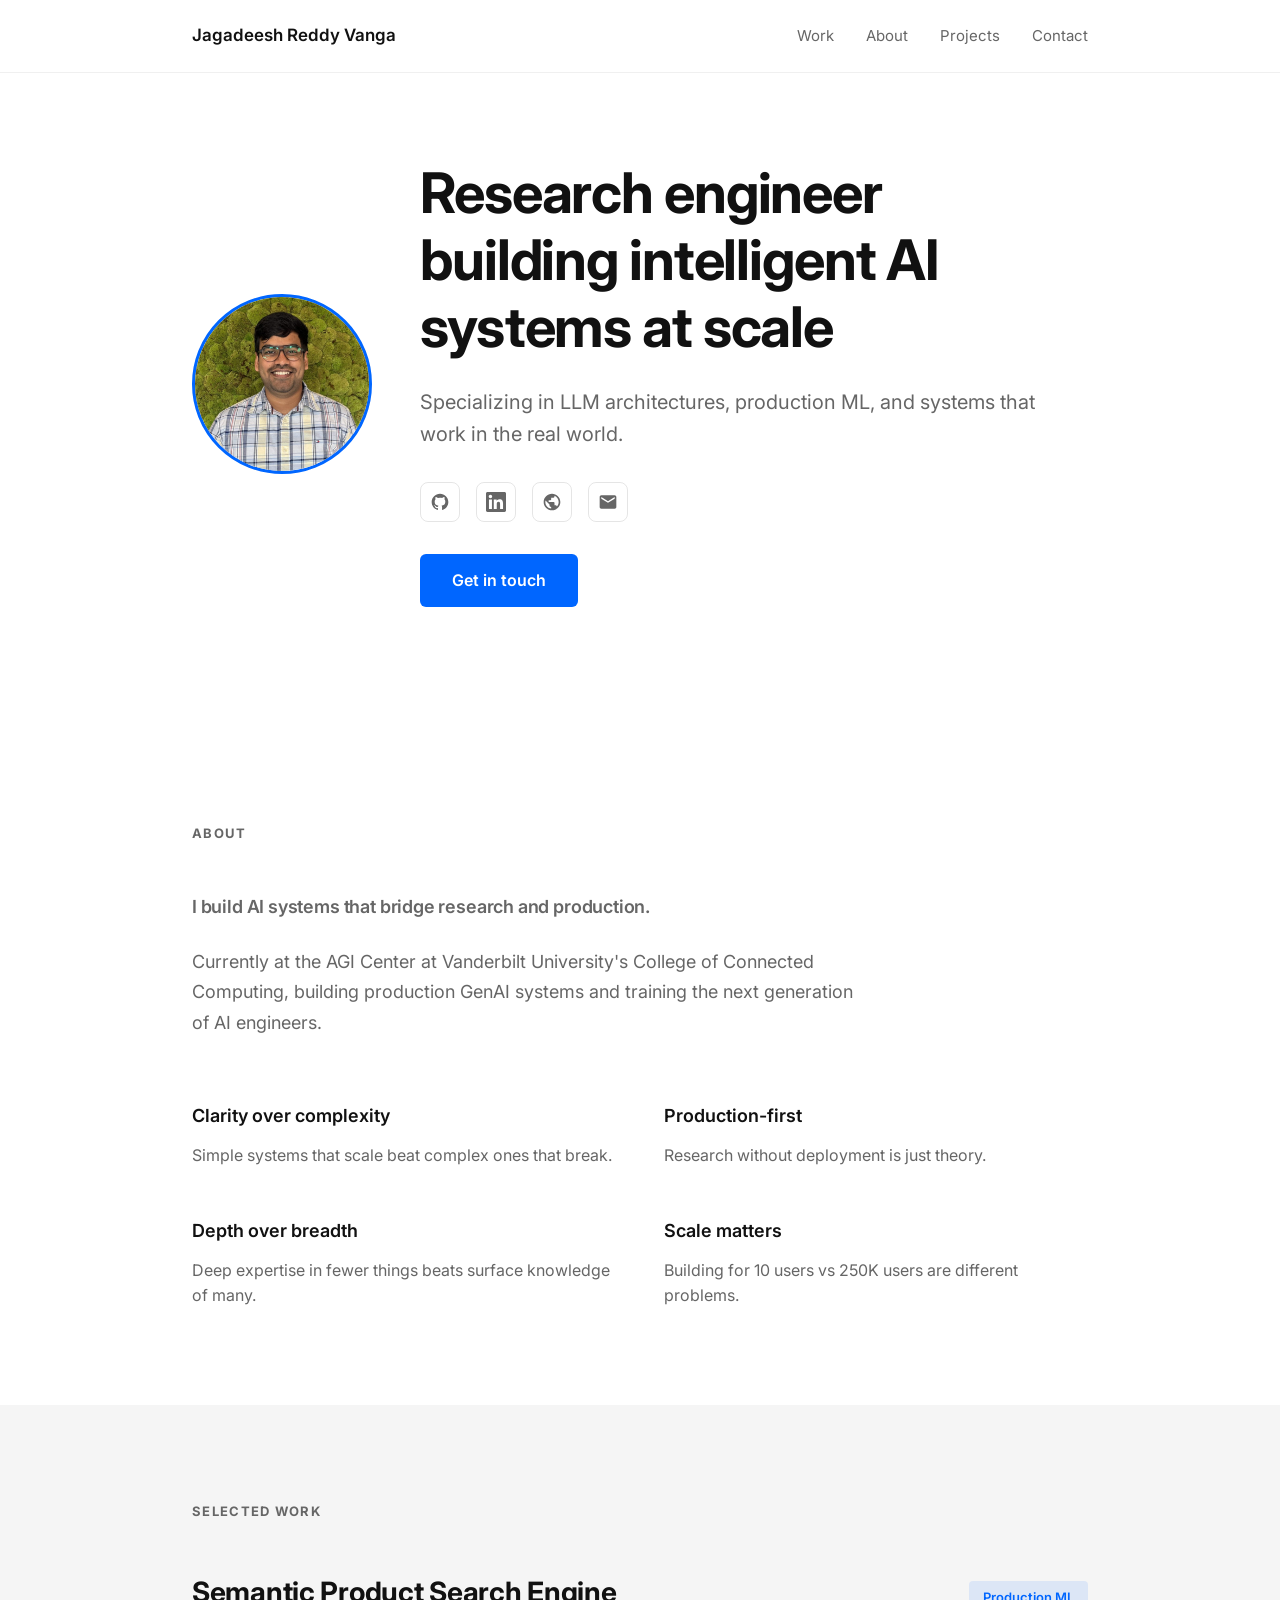
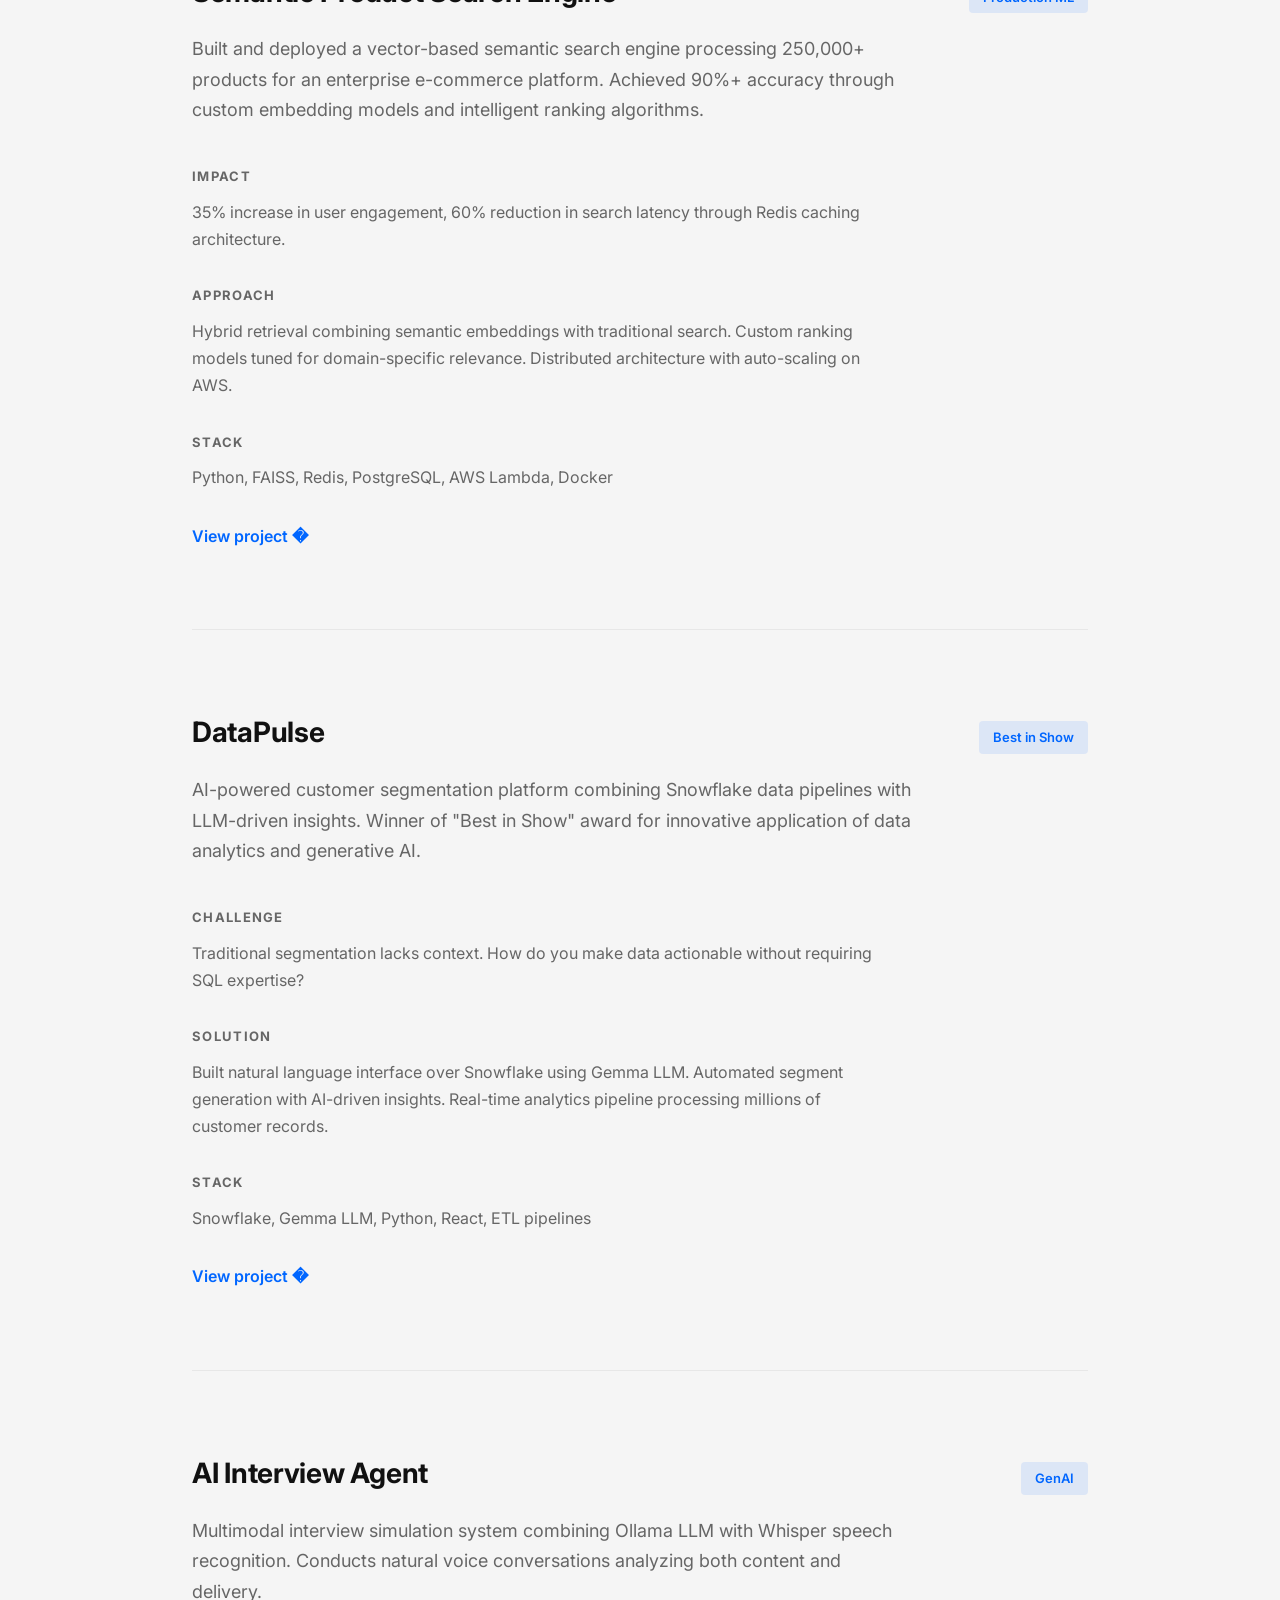
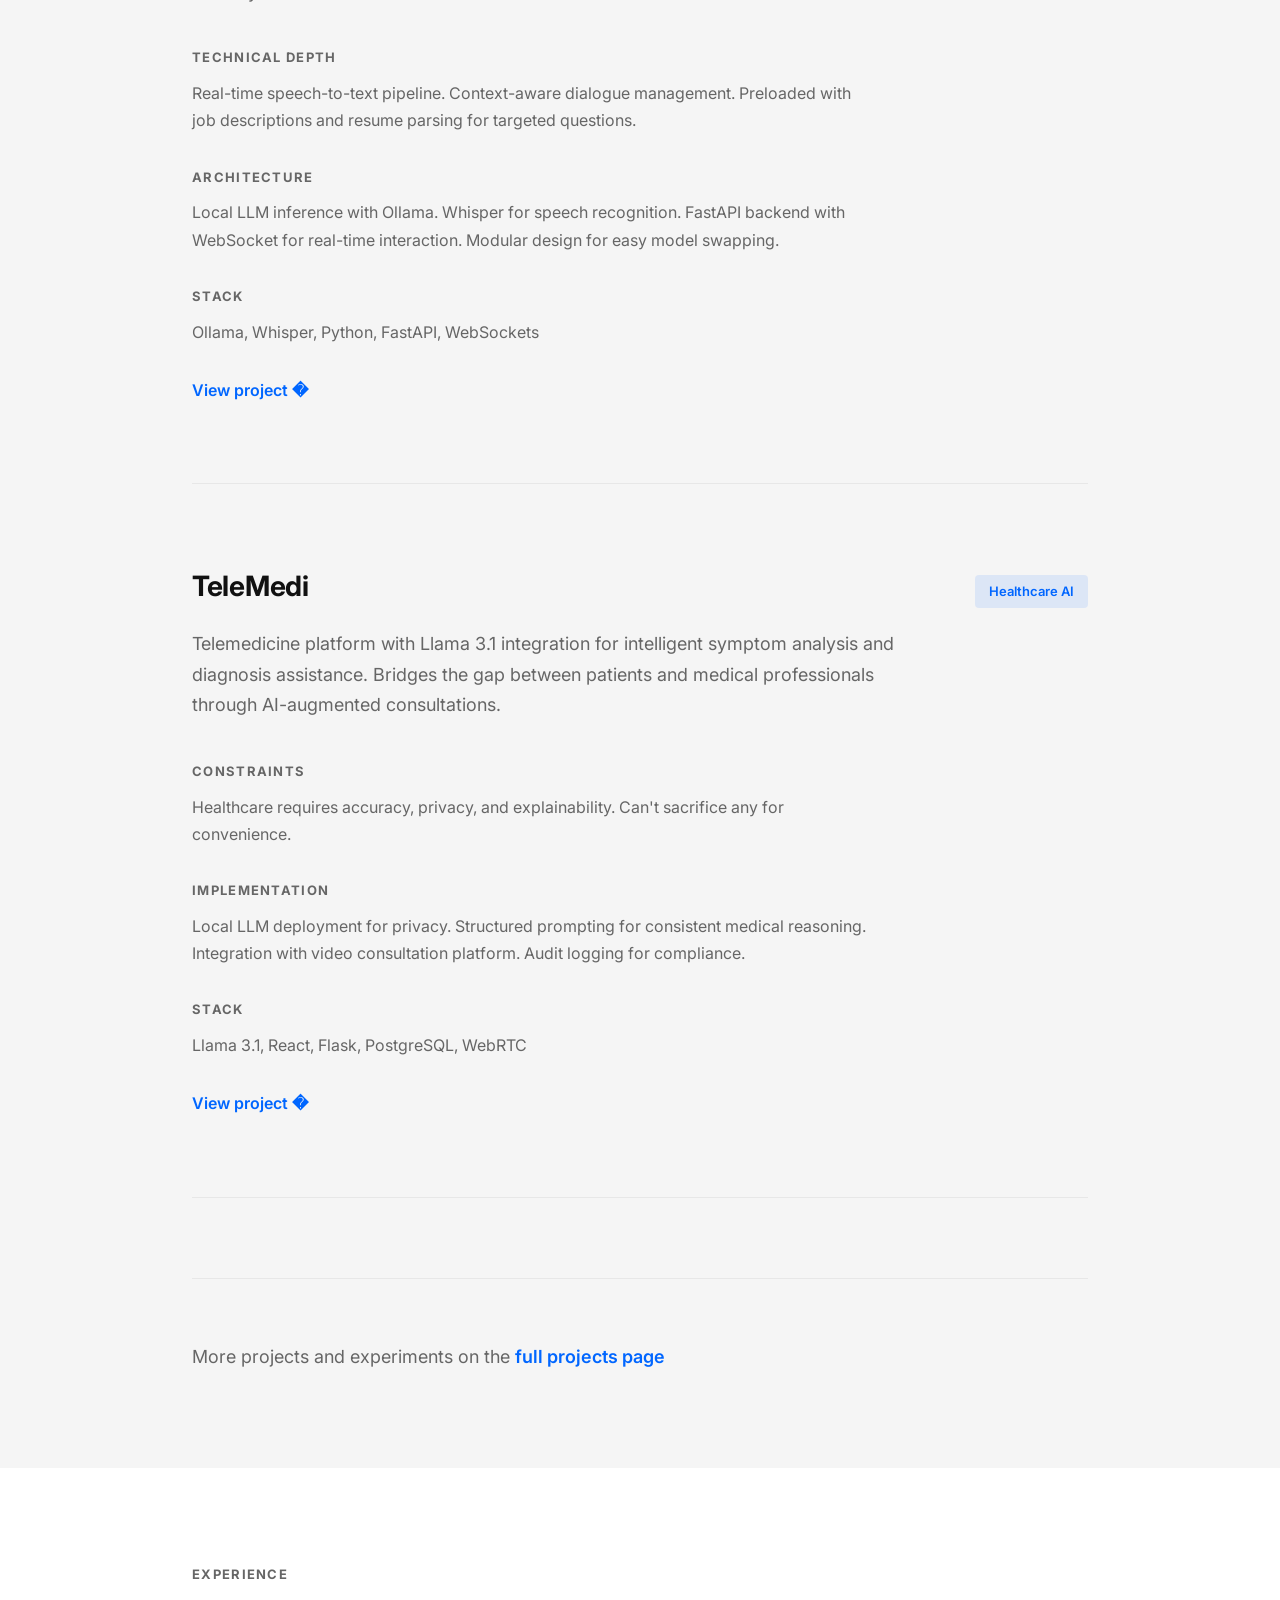
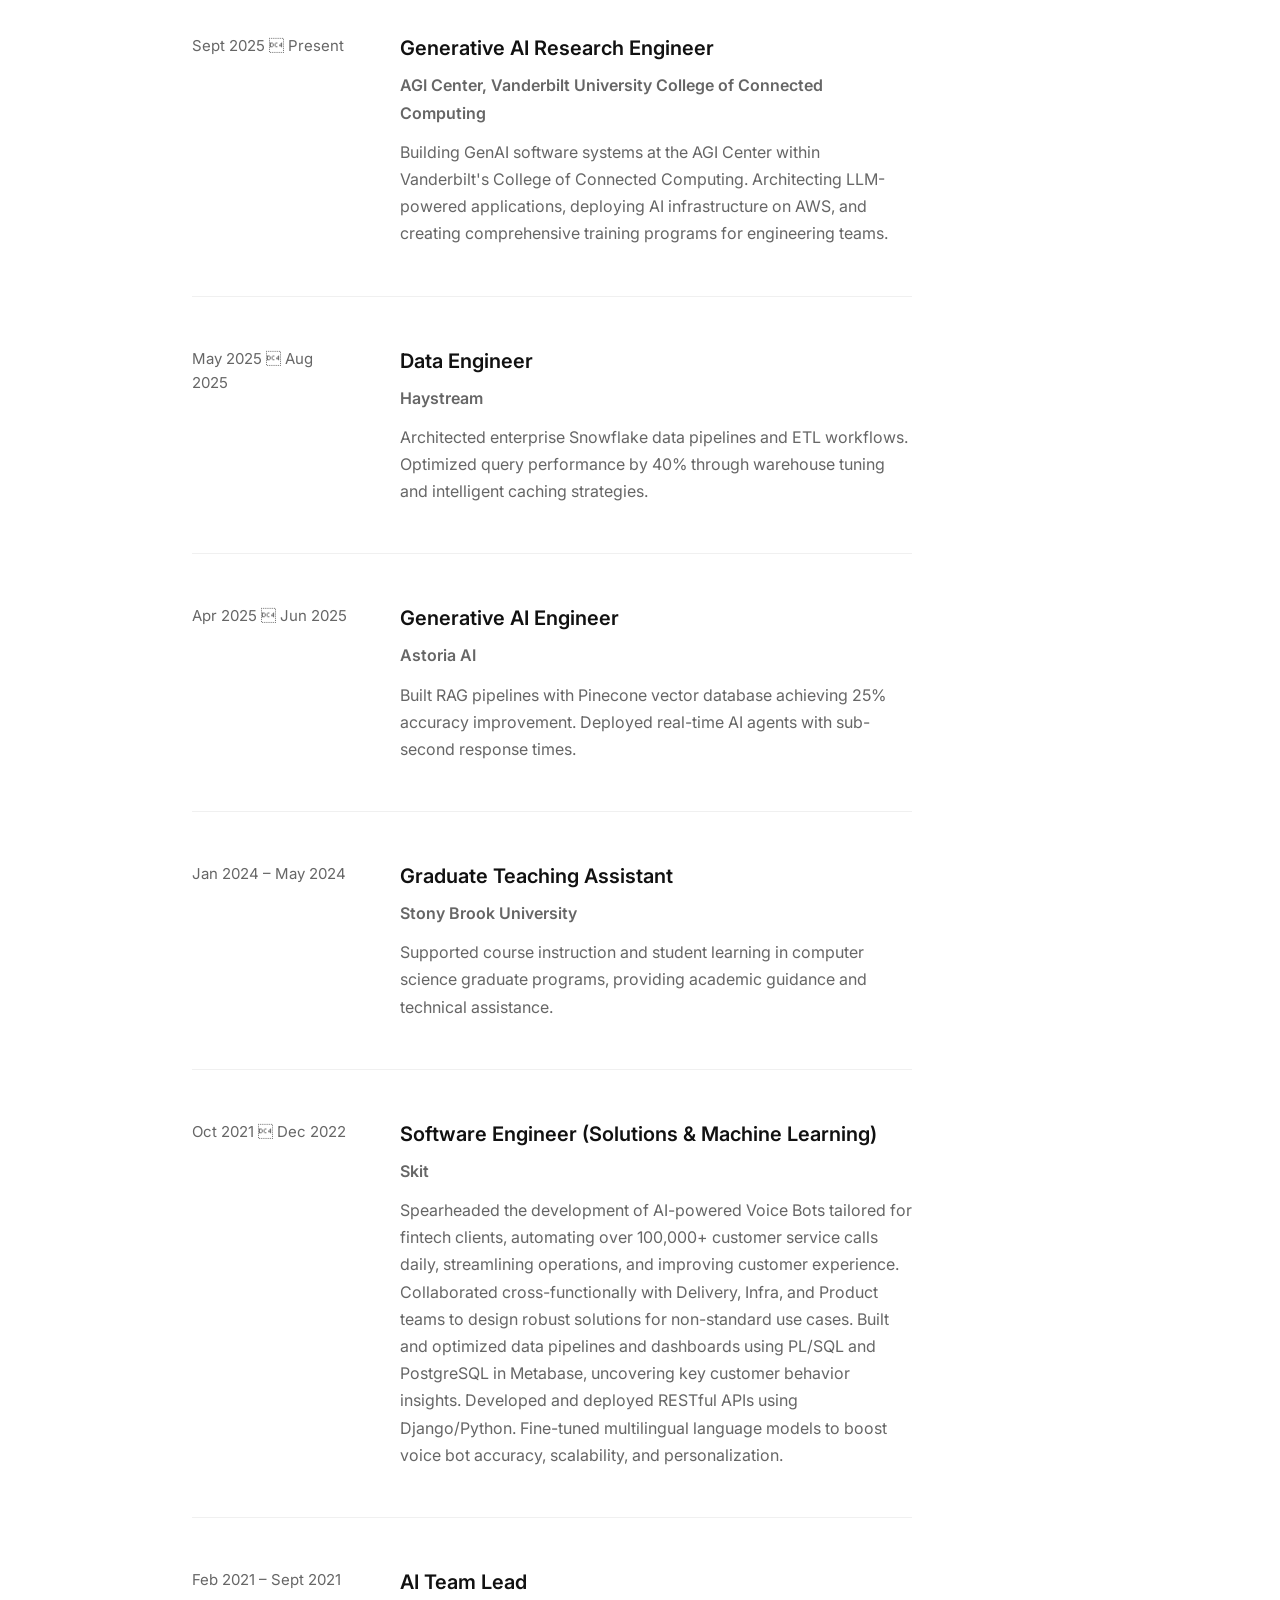
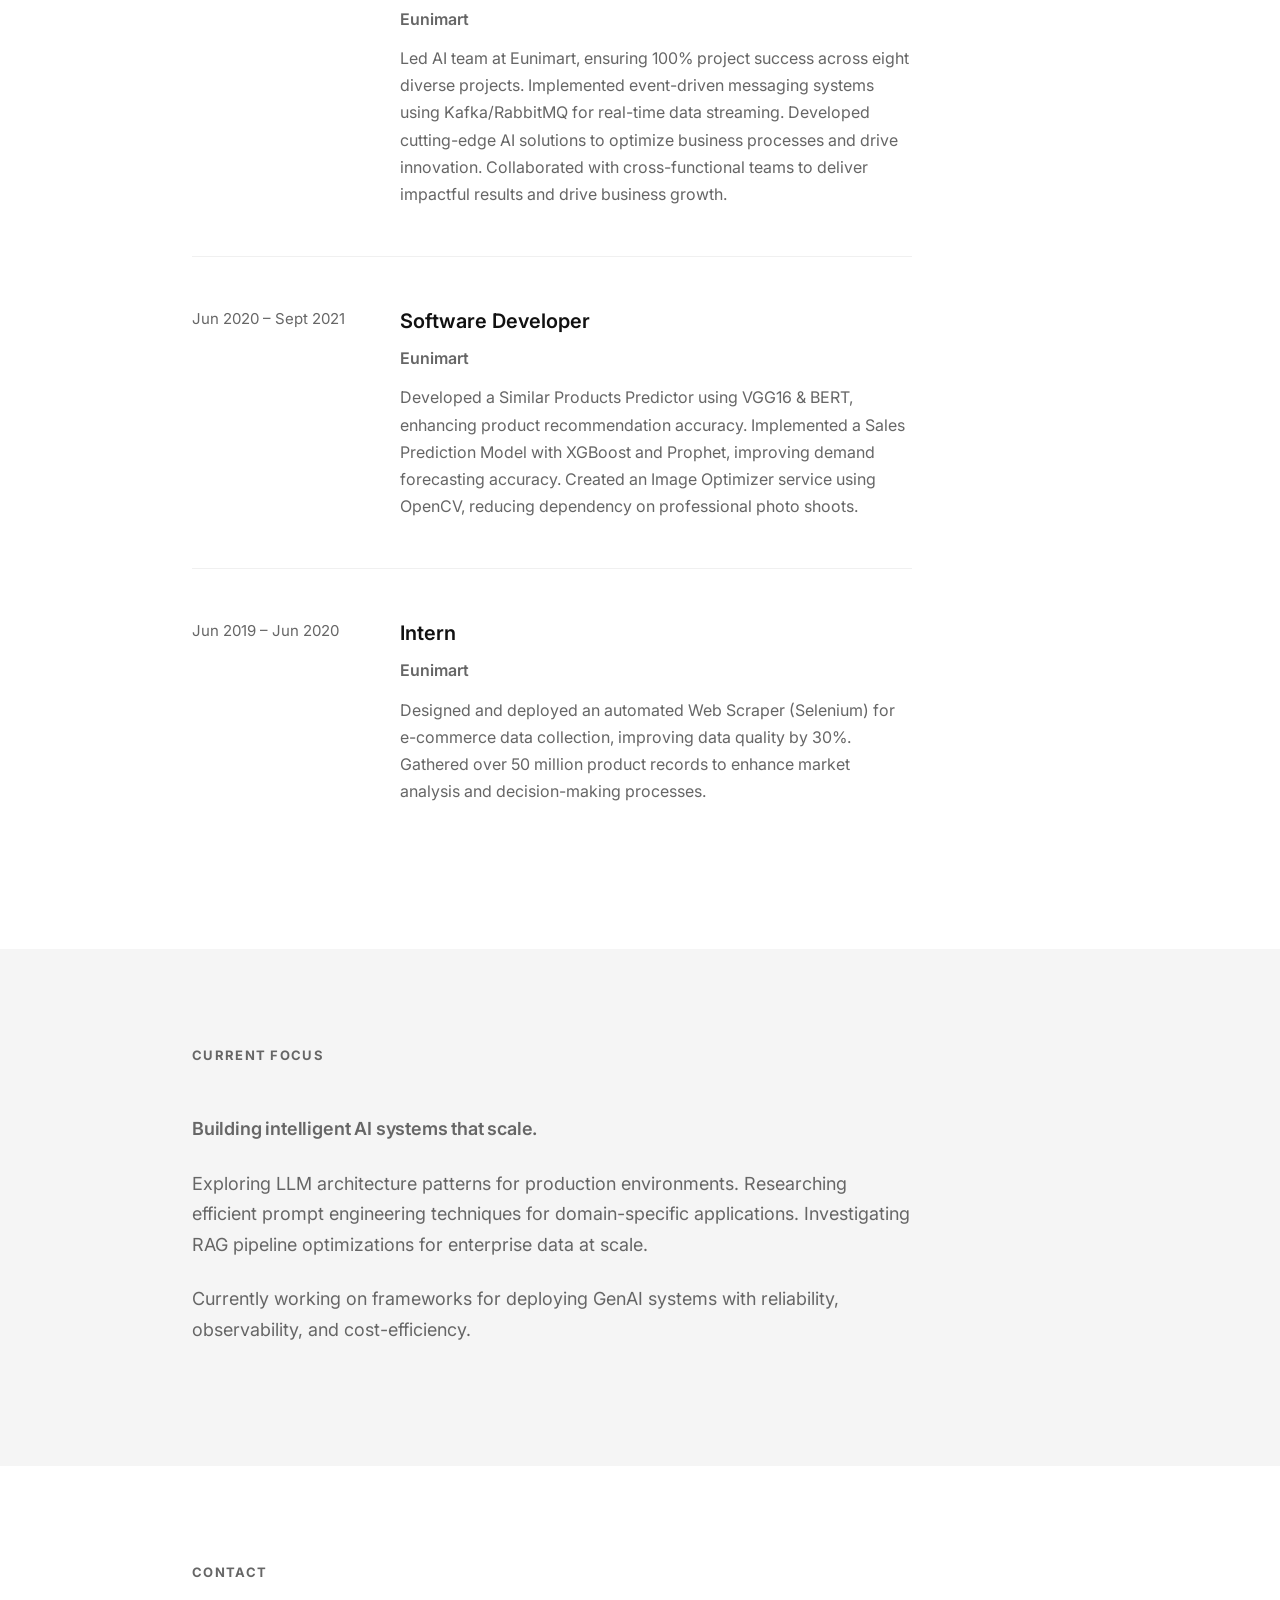
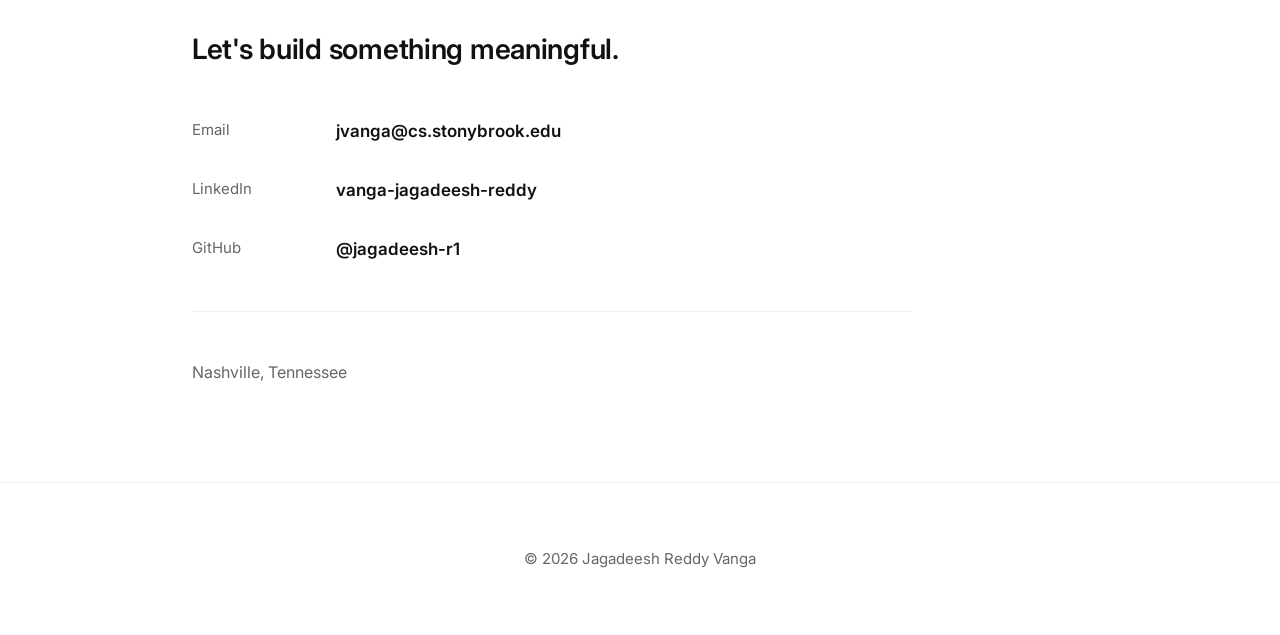
<file: index.html>
<!DOCTYPE html>
<html lang="en">
<head>
<meta charset="UTF-8">
<meta name="viewport" content="width=device-width, initial-scale=1.0">
<meta name="description" content="Jagadeesh Reddy Vanga - Research engineer building intelligent AI systems at scale">
<title>Jagadeesh Reddy Vanga</title>
<link rel="preconnect" href="https://fonts.googleapis.com">
<link rel="preconnect" href="https://fonts.gstatic.com" crossorigin>
<link href="https://fonts.googleapis.com/css2?family=Inter:wght@400;600;700&display=swap" rel="stylesheet">
<link rel="stylesheet" href="styles.css">
</head>
<body>

<nav class="nav">
<div class="container">
<a href="/" class="nav-name">Jagadeesh Reddy Vanga</a>
<div class="nav-links">
<a href="#work">Work</a>
<a href="#about">About</a>
<a href="#work">Projects</a>
<a href="#contact">Contact</a>
</div>
</div>
</nav>

<main>

<section class="hero">
<div class="container">
<div class="hero-wrapper">
<div class="hero-photo">
<img src="profile.jpg" alt="Jagadeesh Reddy Vanga" class="profile-img">
</div>
<div class="hero-text">
<h1 class="hero-title">Research engineer building intelligent AI systems at scale</h1>
<p class="hero-subtitle">Specializing in LLM architectures, production ML, and systems that work in the real world.</p>
<div class="social-links">
<a href="https://github.com/jagadeesh-r1" target="_blank" rel="noopener" class="social-icon" aria-label="GitHub">
<svg width="24" height="24" viewBox="0 0 24 24" fill="none" xmlns="http://www.w3.org/2000/svg">
<path d="M12 2C6.477 2 2 6.477 2 12c0 4.42 2.865 8.17 6.839 9.49.5.092.682-.217.682-.482 0-.237-.008-.866-.013-1.7-2.782.603-3.369-1.34-3.369-1.34-.454-1.156-1.11-1.463-1.11-1.463-.908-.62.069-.608.069-.608 1.003.07 1.531 1.03 1.531 1.03.892 1.529 2.341 1.087 2.91.831.092-.646.35-1.086.636-1.336-2.22-.253-4.555-1.11-4.555-4.943 0-1.091.39-1.984 1.029-2.683-.103-.253-.446-1.27.098-2.647 0 0 .84-.269 2.75 1.025A9.578 9.578 0 0112 6.836c.85.004 1.705.114 2.504.336 1.909-1.294 2.747-1.025 2.747-1.025.546 1.377.203 2.394.1 2.647.64.699 1.028 1.592 1.028 2.683 0 3.842-2.339 4.687-4.566 4.935.359.309.678.919.678 1.852 0 1.336-.012 2.415-.012 2.743 0 .267.18.578.688.48C19.138 20.167 22 16.418 22 12c0-5.523-4.477-10-10-10z" fill="currentColor"/>
</svg>
</a>
<a href="https://linkedin.com/in/vanga-jagadeesh-reddy" target="_blank" rel="noopener" class="social-icon" aria-label="LinkedIn">
<svg width="24" height="24" viewBox="0 0 24 24" fill="none" xmlns="http://www.w3.org/2000/svg">
<path d="M20.447 20.452h-3.554v-5.569c0-1.328-.027-3.037-1.852-3.037-1.853 0-2.136 1.445-2.136 2.939v5.667H9.351V9h3.414v1.561h.046c.477-.9 1.637-1.85 3.37-1.85 3.601 0 4.267 2.37 4.267 5.455v6.286zM5.337 7.433c-1.144 0-2.063-.926-2.063-2.065 0-1.138.92-2.063 2.063-2.063 1.14 0 2.064.925 2.064 2.063 0 1.139-.925 2.065-2.064 2.065zm1.782 13.019H3.555V9h3.564v11.452zM22.225 0H1.771C.792 0 0 .774 0 1.729v20.542C0 23.227.792 24 1.771 24h20.451C23.2 24 24 23.227 24 22.271V1.729C24 .774 23.2 0 22.222 0h.003z" fill="currentColor"/>
</svg>
</a>
<a href="https://www3.cs.stonybrook.edu/~jvanga/" target="_blank" rel="noopener" class="social-icon" aria-label="Personal Website">
<svg width="24" height="24" viewBox="0 0 24 24" fill="none" xmlns="http://www.w3.org/2000/svg">
<path d="M12 2C6.48 2 2 6.48 2 12s4.48 10 10 10 10-4.48 10-10S17.52 2 12 2zm-1 17.93c-3.95-.49-7-3.85-7-7.93 0-.62.08-1.21.21-1.79L9 15v1c0 1.1.9 2 2 2v1.93zm6.9-2.54c-.26-.81-1-1.39-1.9-1.39h-1v-3c0-.55-.45-1-1-1H8v-2h2c.55 0 1-.45 1-1V7h2c1.1 0 2-.9 2-2v-.41c2.93 1.19 5 4.06 5 7.41 0 2.08-.8 3.97-2.1 5.39z" fill="currentColor"/>
</svg>
</a>
<a href="mailto:jvanga@cs.stonybrook.edu" class="social-icon" aria-label="Email">
<svg width="24" height="24" viewBox="0 0 24 24" fill="none" xmlns="http://www.w3.org/2000/svg">
<path d="M20 4H4c-1.1 0-1.99.9-1.99 2L2 18c0 1.1.9 2 2 2h16c1.1 0 2-.9 2-2V6c0-1.1-.9-2-2-2zm0 4l-8 5-8-5V6l8 5 8-5v2z" fill="currentColor"/>
</svg>
</a>
</div>
<a href="#contact" class="cta">Get in touch</a>
</div>
</div>
</div>
</section>

<section id="about" class="section">
<div class="container">
<h2 class="section-label">About</h2>
<div class="about-content">
<p class="about-large">I build AI systems that bridge research and production.</p>
<p>Currently at the AGI Center at Vanderbilt University's College of Connected Computing, building production GenAI systems and training the next generation of AI engineers.</p>
</div>

<div class="values">
<div class="value">
<h3>Clarity over complexity</h3>
<p>Simple systems that scale beat complex ones that break.</p>
</div>
<div class="value">
<h3>Production-first</h3>
<p>Research without deployment is just theory.</p>
</div>
<div class="value">
<h3>Depth over breadth</h3>
<p>Deep expertise in fewer things beats surface knowledge of many.</p>
</div>
<div class="value">
<h3>Scale matters</h3>
<p>Building for 10 users vs 250K users are different problems.</p>
</div>
</div>
</div>
</section>

<section id="work" class="section section-alt">
<div class="container">
<h2 class="section-label">Selected Work</h2>

<div class="project">
<div class="project-header">
<h3>Semantic Product Search Engine</h3>
<span class="project-tag">Production ML</span>
</div>
<p class="project-description">Built and deployed a vector-based semantic search engine processing 250,000+ products for an enterprise e-commerce platform. Achieved 90%+ accuracy through custom embedding models and intelligent ranking algorithms.</p>
<div class="project-details">
<div class="detail">
<span class="detail-label">Impact</span>
<p>35% increase in user engagement, 60% reduction in search latency through Redis caching architecture.</p>
</div>
<div class="detail">
<span class="detail-label">Approach</span>
<p>Hybrid retrieval combining semantic embeddings with traditional search. Custom ranking models tuned for domain-specific relevance. Distributed architecture with auto-scaling on AWS.</p>
</div>
<div class="detail">
<span class="detail-label">Stack</span>
<p>Python, FAISS, Redis, PostgreSQL, AWS Lambda, Docker</p>
</div>
</div>
<a href="https://github.com/jagadeesh-r1/Semantic-Product-Search-Engine-with-Vector-Based-Retrieval" class="project-link">View project �</a>
</div>

<div class="project">
<div class="project-header">
<h3>DataPulse</h3>
<span class="project-tag">Best in Show</span>
</div>
<p class="project-description">AI-powered customer segmentation platform combining Snowflake data pipelines with LLM-driven insights. Winner of "Best in Show" award for innovative application of data analytics and generative AI.</p>
<div class="project-details">
<div class="detail">
<span class="detail-label">Challenge</span>
<p>Traditional segmentation lacks context. How do you make data actionable without requiring SQL expertise?</p>
</div>
<div class="detail">
<span class="detail-label">Solution</span>
<p>Built natural language interface over Snowflake using Gemma LLM. Automated segment generation with AI-driven insights. Real-time analytics pipeline processing millions of customer records.</p>
</div>
<div class="detail">
<span class="detail-label">Stack</span>
<p>Snowflake, Gemma LLM, Python, React, ETL pipelines</p>
</div>
</div>
<a href="https://github.com/jagadeesh-r1/DataPulse-Backed" class="project-link">View project �</a>
</div>

<div class="project">
<div class="project-header">
<h3>AI Interview Agent</h3>
<span class="project-tag">GenAI</span>
</div>
<p class="project-description">Multimodal interview simulation system combining Ollama LLM with Whisper speech recognition. Conducts natural voice conversations analyzing both content and delivery.</p>
<div class="project-details">
<div class="detail">
<span class="detail-label">Technical depth</span>
<p>Real-time speech-to-text pipeline. Context-aware dialogue management. Preloaded with job descriptions and resume parsing for targeted questions.</p>
</div>
<div class="detail">
<span class="detail-label">Architecture</span>
<p>Local LLM inference with Ollama. Whisper for speech recognition. FastAPI backend with WebSocket for real-time interaction. Modular design for easy model swapping.</p>
</div>
<div class="detail">
<span class="detail-label">Stack</span>
<p>Ollama, Whisper, Python, FastAPI, WebSockets</p>
</div>
</div>
<a href="https://github.com/jagadeesh-r1/ai-interview-agent" class="project-link">View project �</a>
</div>

<div class="project">
<div class="project-header">
<h3>TeleMedi</h3>
<span class="project-tag">Healthcare AI</span>
</div>
<p class="project-description">Telemedicine platform with Llama 3.1 integration for intelligent symptom analysis and diagnosis assistance. Bridges the gap between patients and medical professionals through AI-augmented consultations.</p>
<div class="project-details">
<div class="detail">
<span class="detail-label">Constraints</span>
<p>Healthcare requires accuracy, privacy, and explainability. Can't sacrifice any for convenience.</p>
</div>
<div class="detail">
<span class="detail-label">Implementation</span>
<p>Local LLM deployment for privacy. Structured prompting for consistent medical reasoning. Integration with video consultation platform. Audit logging for compliance.</p>
</div>
<div class="detail">
<span class="detail-label">Stack</span>
<p>Llama 3.1, React, Flask, PostgreSQL, WebRTC</p>
</div>
</div>
<a href="https://github.com/jagadeesh-r1/telemedi" class="project-link">View project �</a>
</div>

<div class="more-work">
<p>More projects and experiments on the <a href="projects.html">full projects page</a></p>
</div>

</div>
</section>

<section class="section">
<div class="container">
<h2 class="section-label">Experience</h2>
<div class="timeline">

<div class="timeline-item">
<span class="timeline-date">Sept 2025  Present</span>
<div class="timeline-content">
<h3>Generative AI Research Engineer</h3>
<p class="timeline-org">AGI Center, Vanderbilt University College of Connected Computing</p>
<p>Building GenAI software systems at the AGI Center within Vanderbilt's College of Connected Computing. Architecting LLM-powered applications, deploying AI infrastructure on AWS, and creating comprehensive training programs for engineering teams.</p>
</div>
</div>

<div class="timeline-item">
<span class="timeline-date">May 2025  Aug 2025</span>
<div class="timeline-content">
<h3>Data Engineer</h3>
<p class="timeline-org">Haystream</p>
<p>Architected enterprise Snowflake data pipelines and ETL workflows. Optimized query performance by 40% through warehouse tuning and intelligent caching strategies.</p>
</div>
</div>

<div class="timeline-item">
<span class="timeline-date">Apr 2025  Jun 2025</span>
<div class="timeline-content">
<h3>Generative AI Engineer</h3>
<p class="timeline-org">Astoria AI</p>
<p>Built RAG pipelines with Pinecone vector database achieving 25% accuracy improvement. Deployed real-time AI agents with sub-second response times.</p>
</div>
</div>

<div class="timeline-item">
<span class="timeline-date">Jan 2024 – May 2024</span>
<div class="timeline-content">
<h3>Graduate Teaching Assistant</h3>
<p class="timeline-org">Stony Brook University</p>
<p>Supported course instruction and student learning in computer science graduate programs, providing academic guidance and technical assistance.</p>
</div>
</div>

<div class="timeline-item">
<span class="timeline-date">Oct 2021  Dec 2022</span>
<div class="timeline-content">
<h3>Software Engineer (Solutions & Machine Learning)</h3>
<p class="timeline-org">Skit</p>
<p>Spearheaded the development of AI-powered Voice Bots tailored for fintech clients, automating over 100,000+ customer service calls daily, streamlining operations, and improving customer experience. Collaborated cross-functionally with Delivery, Infra, and Product teams to design robust solutions for non-standard use cases. Built and optimized data pipelines and dashboards using PL/SQL and PostgreSQL in Metabase, uncovering key customer behavior insights. Developed and deployed RESTful APIs using Django/Python. Fine-tuned multilingual language models to boost voice bot accuracy, scalability, and personalization.</p>
</div>
</div>

<div class="timeline-item">
<span class="timeline-date">Feb 2021 – Sept 2021</span>
<div class="timeline-content">
<h3>AI Team Lead</h3>
<p class="timeline-org">Eunimart</p>
<p>Led AI team at Eunimart, ensuring 100% project success across eight diverse projects. Implemented event-driven messaging systems using Kafka/RabbitMQ for real-time data streaming. Developed cutting-edge AI solutions to optimize business processes and drive innovation. Collaborated with cross-functional teams to deliver impactful results and drive business growth.</p>
</div>
</div>

<div class="timeline-item">
<span class="timeline-date">Jun 2020 – Sept 2021</span>
<div class="timeline-content">
<h3>Software Developer</h3>
<p class="timeline-org">Eunimart</p>
<p>Developed a Similar Products Predictor using VGG16 & BERT, enhancing product recommendation accuracy. Implemented a Sales Prediction Model with XGBoost and Prophet, improving demand forecasting accuracy. Created an Image Optimizer service using OpenCV, reducing dependency on professional photo shoots.</p>
</div>
</div>

<div class="timeline-item">
<span class="timeline-date">Jun 2019 – Jun 2020</span>
<div class="timeline-content">
<h3>Intern</h3>
<p class="timeline-org">Eunimart</p>
<p>Designed and deployed an automated Web Scraper (Selenium) for e-commerce data collection, improving data quality by 30%. Gathered over 50 million product records to enhance market analysis and decision-making processes.</p>
</div>
</div>

</div>
</div>
</section>

<section class="section section-alt">
<div class="container">
<h2 class="section-label">Current Focus</h2>
<div class="focus-content">
<p class="about-large">Building intelligent AI systems that scale.</p>
<p>Exploring LLM architecture patterns for production environments. Researching efficient prompt engineering techniques for domain-specific applications. Investigating RAG pipeline optimizations for enterprise data at scale.</p>
<p>Currently working on frameworks for deploying GenAI systems with reliability, observability, and cost-efficiency.</p>
</div>
</div>
</section>

<section id="contact" class="section">
<div class="container">
<h2 class="section-label">Contact</h2>
<div class="contact-content">
<p class="about-large">Let's build something meaningful.</p>
<div class="contact-methods">
<a href="mailto:jvanga@cs.stonybrook.edu" class="contact-method">
<span class="contact-label">Email</span>
<span class="contact-value">jvanga@cs.stonybrook.edu</span>
</a>
<a href="https://linkedin.com/in/vanga-jagadeesh-reddy" target="_blank" rel="noopener" class="contact-method">
<span class="contact-label">LinkedIn</span>
<span class="contact-value">vanga-jagadeesh-reddy</span>
</a>
<a href="https://github.com/jagadeesh-r1" target="_blank" rel="noopener" class="contact-method">
<span class="contact-label">GitHub</span>
<span class="contact-value">@jagadeesh-r1</span>
</a>
</div>
<p class="location">Nashville, Tennessee</p>
</div>
</div>
</section>

</main>

<footer class="footer">
<div class="container">
<p>&copy; 2026 Jagadeesh Reddy Vanga</p>
</div>
</footer>

</body>
</html>
</file>
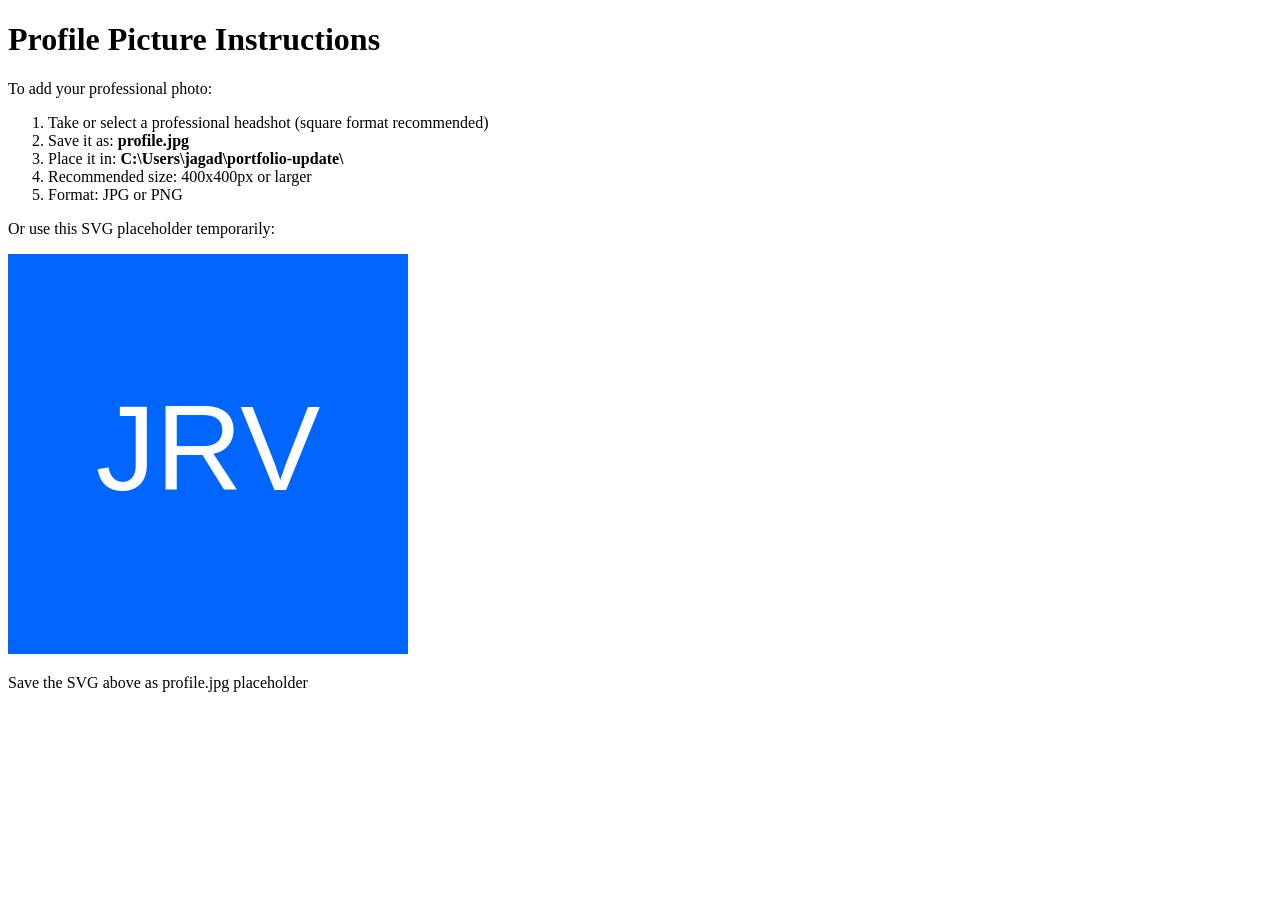
<file: create-placeholder-image.html>
<!DOCTYPE html>
<html>
<head><title>Create Profile Picture</title></head>
<body>
<h1>Profile Picture Instructions</h1>
<p>To add your professional photo:</p>
<ol>
<li>Take or select a professional headshot (square format recommended)</li>
<li>Save it as: <strong>profile.jpg</strong></li>
<li>Place it in: <strong>C:\Users\jagad\portfolio-update\</strong></li>
<li>Recommended size: 400x400px or larger</li>
<li>Format: JPG or PNG</li>
</ol>
<p>Or use this SVG placeholder temporarily:</p>
<svg width="400" height="400" xmlns="http://www.w3.org/2000/svg">
<rect width="400" height="400" fill="#0066ff"/>
<text x="50%" y="50%" font-size="120" fill="white" text-anchor="middle" dy=".3em" font-family="Arial">JRV</text>
</svg>
<p>Save the SVG above as profile.jpg placeholder</p>
</body>
</html>
</file>
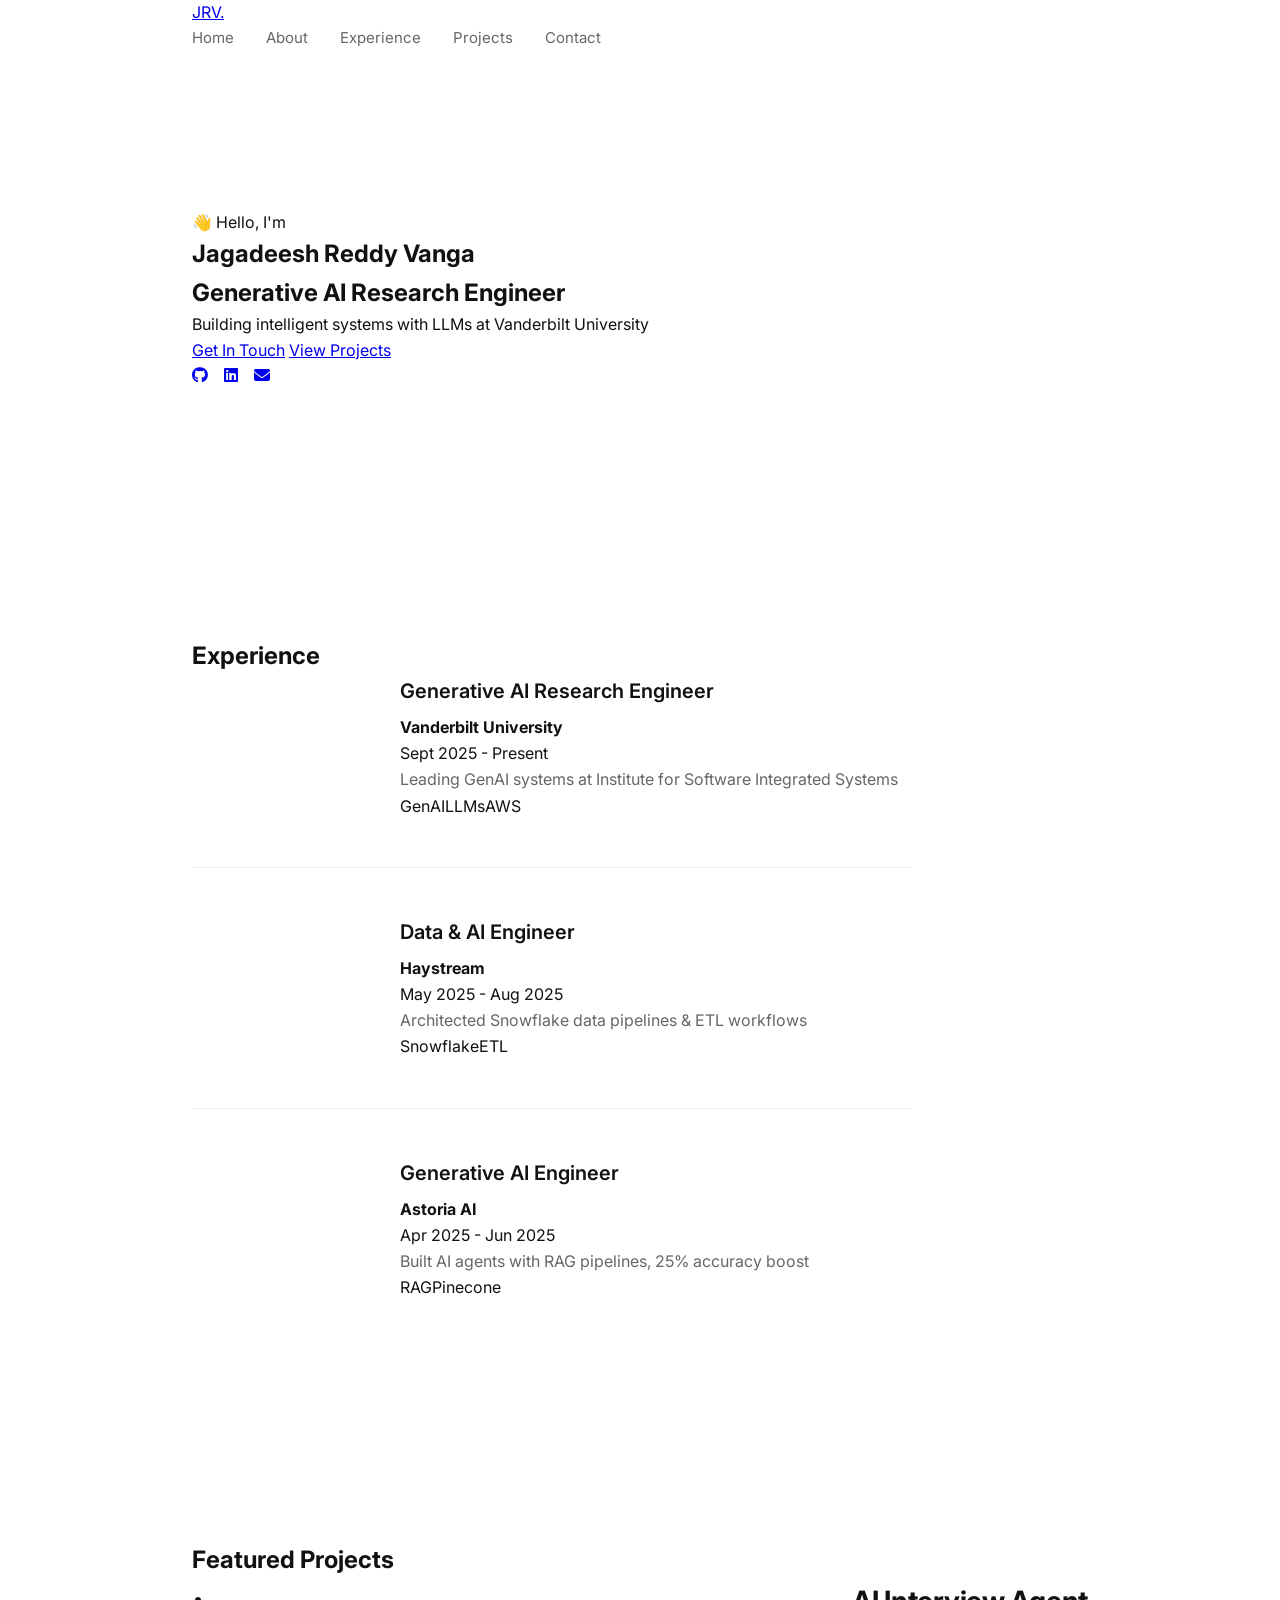
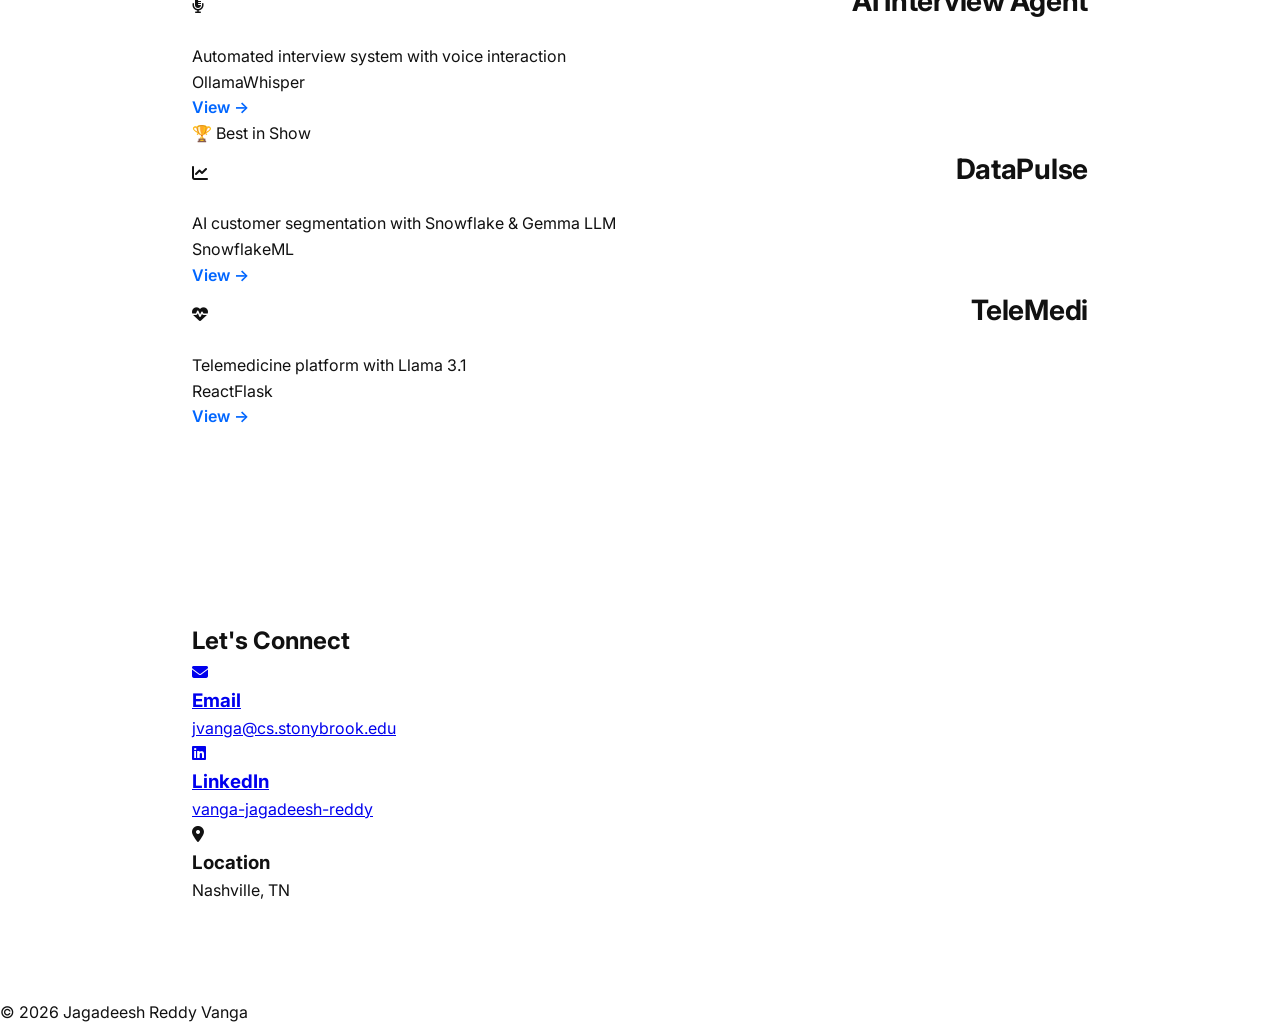
<file: index-backup-1771696514.html>
<!DOCTYPE html>
<html lang="en">
<head>
    <meta charset="UTF-8">
    <meta name="viewport" content="width=device-width, initial-scale=1.0">
    <title>Jagadeesh Reddy Vanga | GenAI Engineer</title>
    <link href="https://fonts.googleapis.com/css2?family=Inter:wght@300;400;500;600;700&display=swap" rel="stylesheet">
    <link rel="stylesheet" href="https://cdnjs.cloudflare.com/ajax/libs/font-awesome/6.5.1/css/all.min.css">
    <link rel="stylesheet" href="styles.css">
</head>
<body>
    <div class="bg-gradient"></div>
    
    <nav class="navbar">
        <div class="container">
            <a href="#" class="logo">JRV.</a>
            <div class="nav-links">
                <a href="#home">Home</a>
                <a href="#about">About</a>
                <a href="#experience">Experience</a>
                <a href="#projects">Projects</a>
                <a href="#contact">Contact</a>
            </div>
        </div>
    </nav>

    <section class="hero" id="home">
        <div class="container">
            <div class="hero-content">
                <span class="greeting">👋 Hello, I'm</span>
                <h1>Jagadeesh Reddy <span class="highlight">Vanga</span></h1>
                <h2 class="subtitle">Generative AI Research Engineer</h2>
                <p>Building intelligent systems with LLMs at Vanderbilt University</p>
                <div class="cta-buttons">
                    <a href="#contact" class="btn primary">Get In Touch</a>
                    <a href="#projects" class="btn secondary">View Projects</a>
                </div>
                <div class="social-links">
                    <a href="https://github.com/jagadeesh-r1"><i class="fab fa-github"></i></a>
                    <a href="https://linkedin.com/in/vanga-jagadeesh-reddy"><i class="fab fa-linkedin"></i></a>
                    <a href="mailto:jvanga@cs.stonybrook.edu"><i class="fas fa-envelope"></i></a>
                </div>
            </div>
        </div>
    </section>

    <section id="experience" class="section">
        <div class="container">
            <h2 class="section-title">Experience</h2>
            <div class="timeline">
                <div class="timeline-item">
                    <div class="timeline-dot"></div>
                    <div class="timeline-content">
                        <h3>Generative AI Research Engineer</h3>
                        <h4>Vanderbilt University</h4>
                        <span class="date">Sept 2025 - Present</span>
                        <p>Leading GenAI systems at Institute for Software Integrated Systems</p>
                        <div class="tags">
                            <span>GenAI</span><span>LLMs</span><span>AWS</span>
                        </div>
                    </div>
                </div>
                <div class="timeline-item">
                    <div class="timeline-dot"></div>
                    <div class="timeline-content">
                        <h3>Data & AI Engineer</h3>
                        <h4>Haystream</h4>
                        <span class="date">May 2025 - Aug 2025</span>
                        <p>Architected Snowflake data pipelines & ETL workflows</p>
                        <div class="tags">
                            <span>Snowflake</span><span>ETL</span>
                        </div>
                    </div>
                </div>
                <div class="timeline-item">
                    <div class="timeline-dot"></div>
                    <div class="timeline-content">
                        <h3>Generative AI Engineer</h3>
                        <h4>Astoria AI</h4>
                        <span class="date">Apr 2025 - Jun 2025</span>
                        <p>Built AI agents with RAG pipelines, 25% accuracy boost</p>
                        <div class="tags">
                            <span>RAG</span><span>Pinecone</span>
                        </div>
                    </div>
                </div>
            </div>
        </div>
    </section>

    <section id="projects" class="section">
        <div class="container">
            <h2 class="section-title">Featured Projects</h2>
            <div class="projects-grid">
                <div class="project-card">
                    <div class="project-header">
                        <i class="fas fa-microphone-alt"></i>
                        <h3>AI Interview Agent</h3>
                    </div>
                    <p>Automated interview system with voice interaction</p>
                    <div class="tags"><span>Ollama</span><span>Whisper</span></div>
                    <a href="https://github.com/jagadeesh-r1/ai-interview-agent" class="project-link">View →</a>
                </div>
                <div class="project-card featured">
                    <div class="badge">🏆 Best in Show</div>
                    <div class="project-header">
                        <i class="fas fa-chart-line"></i>
                        <h3>DataPulse</h3>
                    </div>
                    <p>AI customer segmentation with Snowflake & Gemma LLM</p>
                    <div class="tags"><span>Snowflake</span><span>ML</span></div>
                    <a href="https://github.com/jagadeesh-r1/DataPulse-Backed" class="project-link">View →</a>
                </div>
                <div class="project-card">
                    <div class="project-header">
                        <i class="fas fa-heartbeat"></i>
                        <h3>TeleMedi</h3>
                    </div>
                    <p>Telemedicine platform with Llama 3.1</p>
                    <div class="tags"><span>React</span><span>Flask</span></div>
                    <a href="https://github.com/jagadeesh-r1/telemedi" class="project-link">View →</a>
                </div>
            </div>
        </div>
    </section>

    <section id="contact" class="section">
        <div class="container">
            <h2 class="section-title">Let's Connect</h2>
            <div class="contact-grid">
                <a href="mailto:jvanga@cs.stonybrook.edu" class="contact-card">
                    <i class="fas fa-envelope"></i>
                    <h3>Email</h3>
                    <p>jvanga@cs.stonybrook.edu</p>
                </a>
                <a href="https://linkedin.com/in/vanga-jagadeesh-reddy" class="contact-card">
                    <i class="fab fa-linkedin"></i>
                    <h3>LinkedIn</h3>
                    <p>vanga-jagadeesh-reddy</p>
                </a>
                <div class="contact-card">
                    <i class="fas fa-map-marker-alt"></i>
                    <h3>Location</h3>
                    <p>Nashville, TN</p>
                </div>
            </div>
        </div>
    </section>

    <footer>
        <p>© 2026 Jagadeesh Reddy Vanga</p>
    </footer>
</body>
</html>
</file>
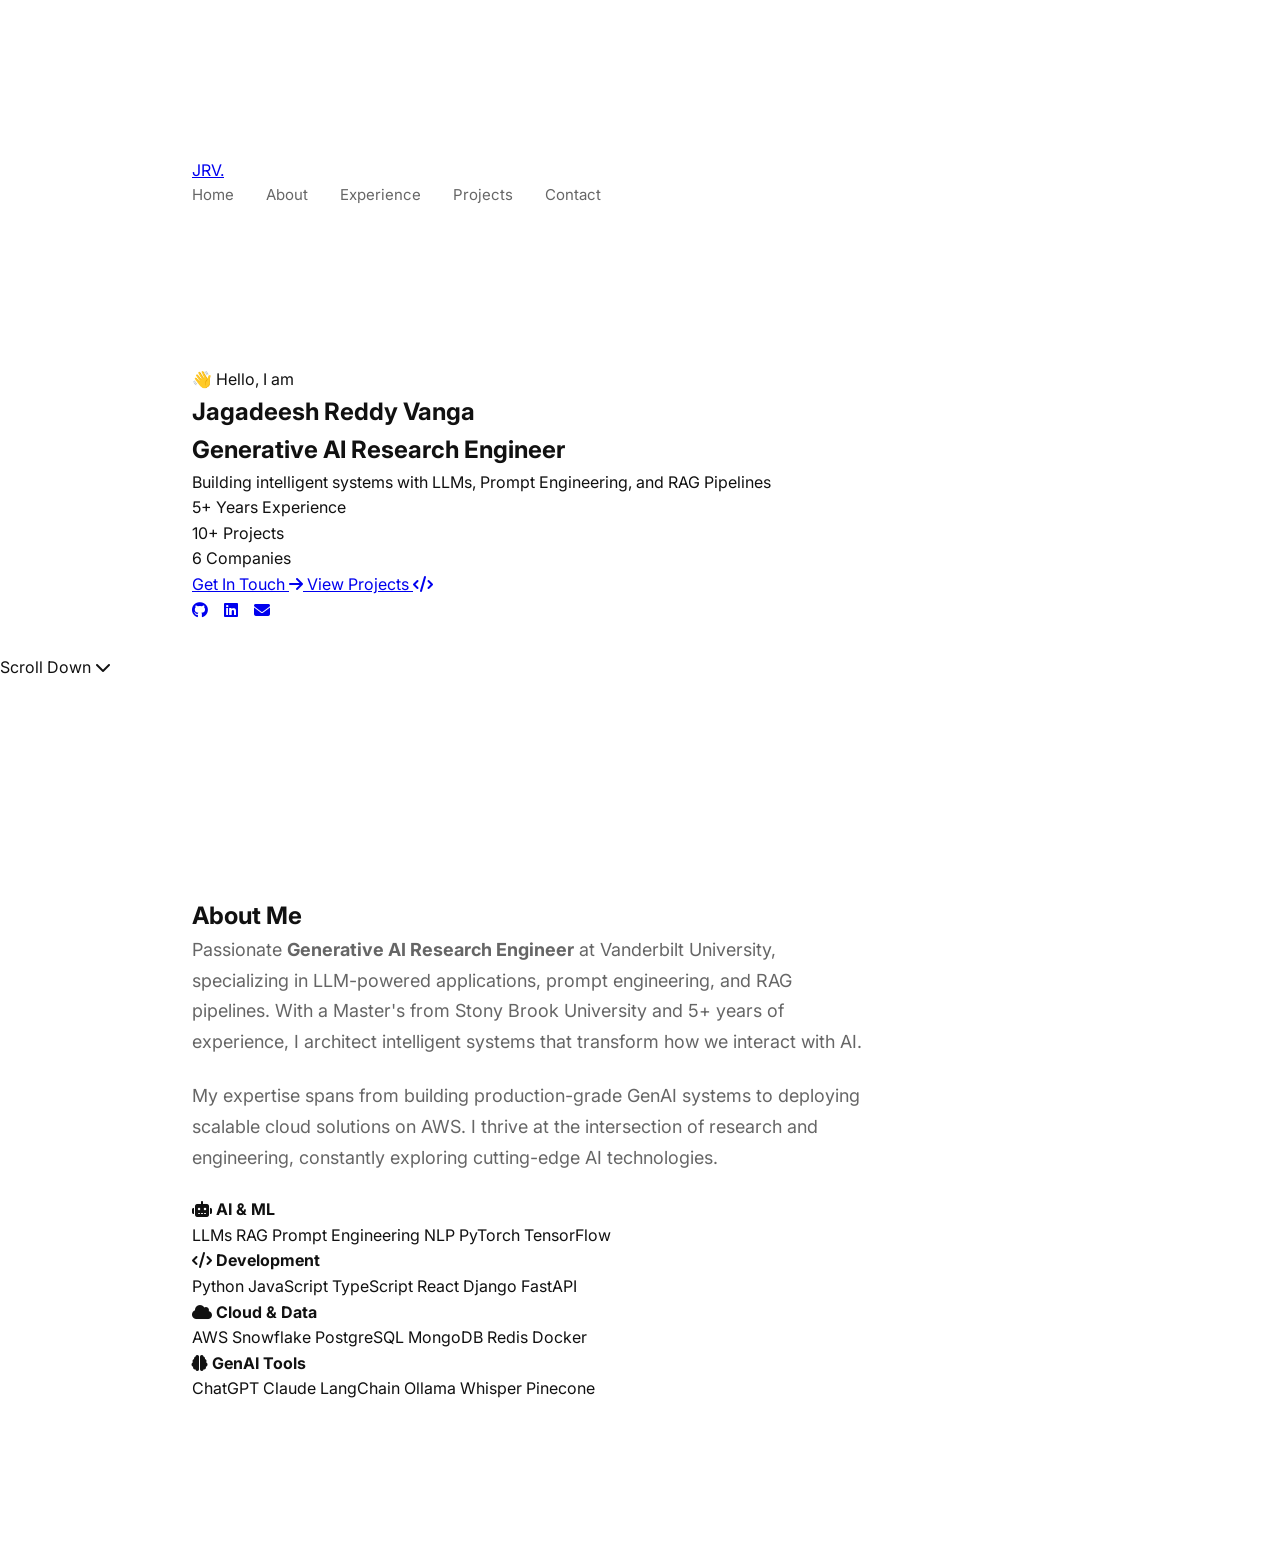
<file: index-enhanced.html>
<!DOCTYPE html>
<html lang="en">
<head>
    <meta charset="UTF-8">
    <meta name="viewport" content="width=device-width, initial-scale=1.0">
    <title>Jagadeesh Reddy Vanga | GenAI Engineer</title>
    <link href="https://fonts.googleapis.com/css2?family=Inter:wght@300;400;500;600;700;800&display=swap" rel="stylesheet">
    <link rel="stylesheet" href="https://cdnjs.cloudflare.com/ajax/libs/font-awesome/6.5.1/css/all.min.css">
    <link rel="stylesheet" href="styles.css">
</head>
<body>
    <canvas id="particles"></canvas>
    <div class="bg-gradient"></div>

    <nav class="navbar" id="navbar">
        <div class="container">
            <a href="#" class="logo">JRV<span class="logo-dot">.</span></a>
            <div class="nav-links">
                <a href="#home" class="nav-link active">Home</a>
                <a href="#about" class="nav-link">About</a>
                <a href="#experience" class="nav-link">Experience</a>
                <a href="#projects" class="nav-link">Projects</a>
                <a href="#contact" class="nav-link">Contact</a>
            </div>
        </div>
    </nav>

    <section class="hero" id="home">
        <div class="container">
            <div class="hero-content">
                <span class="greeting fade-in">👋 Hello, I am</span>
                <h1 class="fade-in-up">Jagadeesh Reddy <span class="highlight">Vanga</span></h1>
                <h2 class="subtitle fade-in-up delay-1">Generative AI Research Engineer</h2>
                <p class="hero-desc fade-in-up delay-2">Building intelligent systems with LLMs, Prompt Engineering, and RAG Pipelines</p>
                <div class="hero-stats fade-in-up delay-3">
                    <div class="stat">
                        <span class="stat-number">5+</span>
                        <span class="stat-label">Years Experience</span>
                    </div>
                    <div class="stat">
                        <span class="stat-number">10+</span>
                        <span class="stat-label">Projects</span>
                    </div>
                    <div class="stat">
                        <span class="stat-number">6</span>
                        <span class="stat-label">Companies</span>
                    </div>
                </div>
                <div class="cta-buttons fade-in-up delay-4">
                    <a href="#contact" class="btn primary">
                        <span>Get In Touch</span>
                        <i class="fas fa-arrow-right"></i>
                    </a>
                    <a href="#projects" class="btn secondary">
                        <span>View Projects</span>
                        <i class="fas fa-code"></i>
                    </a>
                </div>
                <div class="social-links fade-in delay-5">
                    <a href="https://github.com/jagadeesh-r1" class="social-link" target="_blank">
                        <i class="fab fa-github"></i>
                    </a>
                    <a href="https://linkedin.com/in/vanga-jagadeesh-reddy" class="social-link" target="_blank">
                        <i class="fab fa-linkedin"></i>
                    </a>
                    <a href="mailto:jvanga@cs.stonybrook.edu" class="social-link">
                        <i class="fas fa-envelope"></i>
                    </a>
                </div>
            </div>
        </div>
        <div class="scroll-indicator">
            <span>Scroll Down</span>
            <i class="fas fa-chevron-down"></i>
        </div>
    </section>

    <section id="about" class="section">
        <div class="container">
            <h2 class="section-title reveal">About Me</h2>
            <div class="about-content reveal">
                <div class="about-text">
                    <p>Passionate <strong>Generative AI Research Engineer</strong> at Vanderbilt University, specializing in LLM-powered applications, prompt engineering, and RAG pipelines. With a Master's from Stony Brook University and 5+ years of experience, I architect intelligent systems that transform how we interact with AI.</p>
                    <p>My expertise spans from building production-grade GenAI systems to deploying scalable cloud solutions on AWS. I thrive at the intersection of research and engineering, constantly exploring cutting-edge AI technologies.</p>
                </div>
                <div class="skills-grid">
                    <div class="skill-category reveal">
                        <h4><i class="fas fa-robot"></i> AI &amp; ML</h4>
                        <div class="skill-tags">
                            <span>LLMs</span>
                            <span>RAG</span>
                            <span>Prompt Engineering</span>
                            <span>NLP</span>
                            <span>PyTorch</span>
                            <span>TensorFlow</span>
                        </div>
                    </div>
                    <div class="skill-category reveal">
                        <h4><i class="fas fa-code"></i> Development</h4>
                        <div class="skill-tags">
                            <span>Python</span>
                            <span>JavaScript</span>
                            <span>TypeScript</span>
                            <span>React</span>
                            <span>Django</span>
                            <span>FastAPI</span>
                        </div>
                    </div>
                    <div class="skill-category reveal">
                        <h4><i class="fas fa-cloud"></i> Cloud &amp; Data</h4>
                        <div class="skill-tags">
                            <span>AWS</span>
                            <span>Snowflake</span>
                            <span>PostgreSQL</span>
                            <span>MongoDB</span>
                            <span>Redis</span>
                            <span>Docker</span>
                        </div>
                    </div>
                    <div class="skill-category reveal">
                        <h4><i class="fas fa-brain"></i> GenAI Tools</h4>
                        <div class="skill-tags">
                            <span>ChatGPT</span>
                            <span>Claude</span>
                            <span>LangChain</span>
                            <span>Ollama</span>
                            <span>Whisper</span>
                            <span>Pinecone</span>
                        </div>
                    </div>
                </div>
            </div>
        </div>
    </section>
</file>
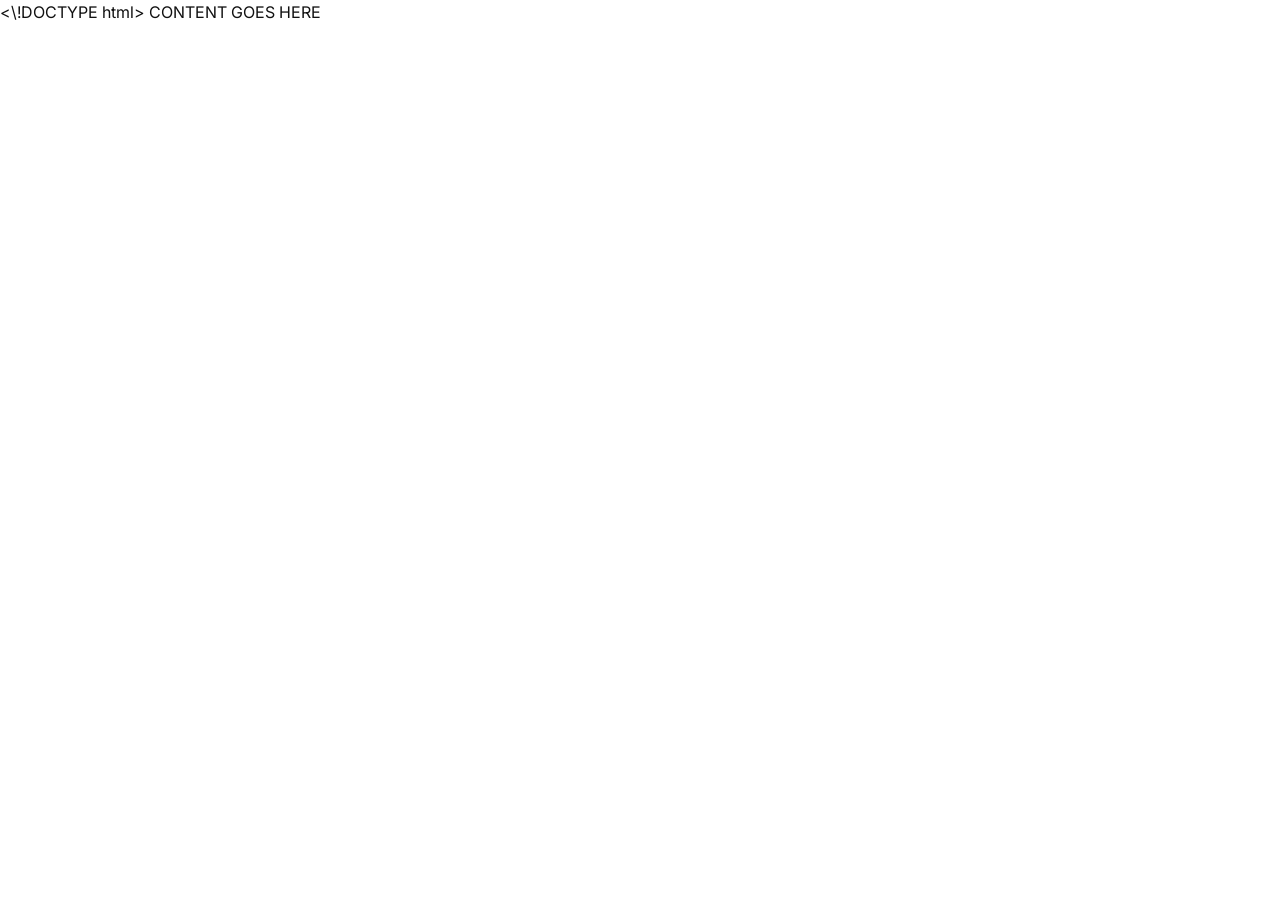
<file: new-index.html>
<\!DOCTYPE html>
<html lang="en">
<head>
<meta charset="UTF-8">
<meta name="viewport" content="width=device-width, initial-scale=1.0">
<title>Jagadeesh Reddy Vanga</title>
<link href="https://fonts.googleapis.com/css2?family=Inter:wght@400;600;700&display=swap" rel="stylesheet">
<link rel="stylesheet" href="styles.css">
</head>
<body>
CONTENT GOES HERE
</body>
</html>
</file>
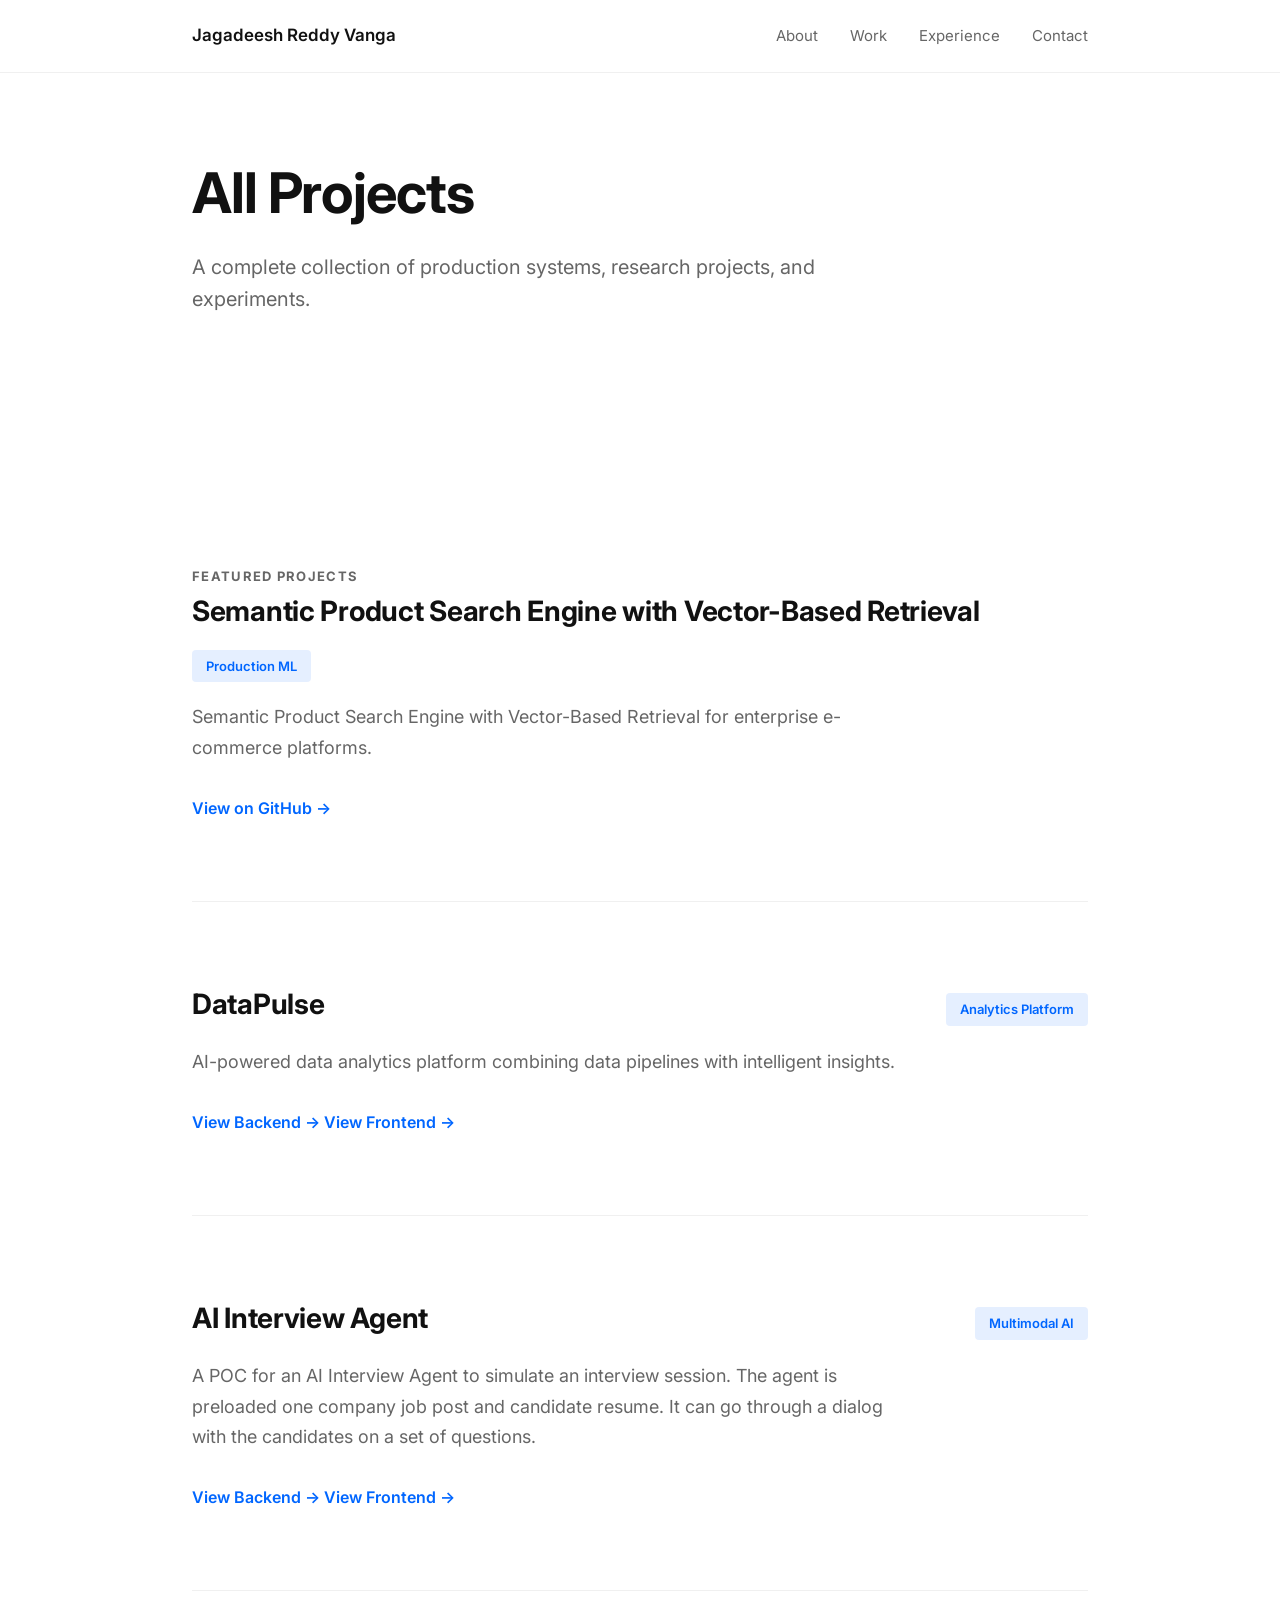
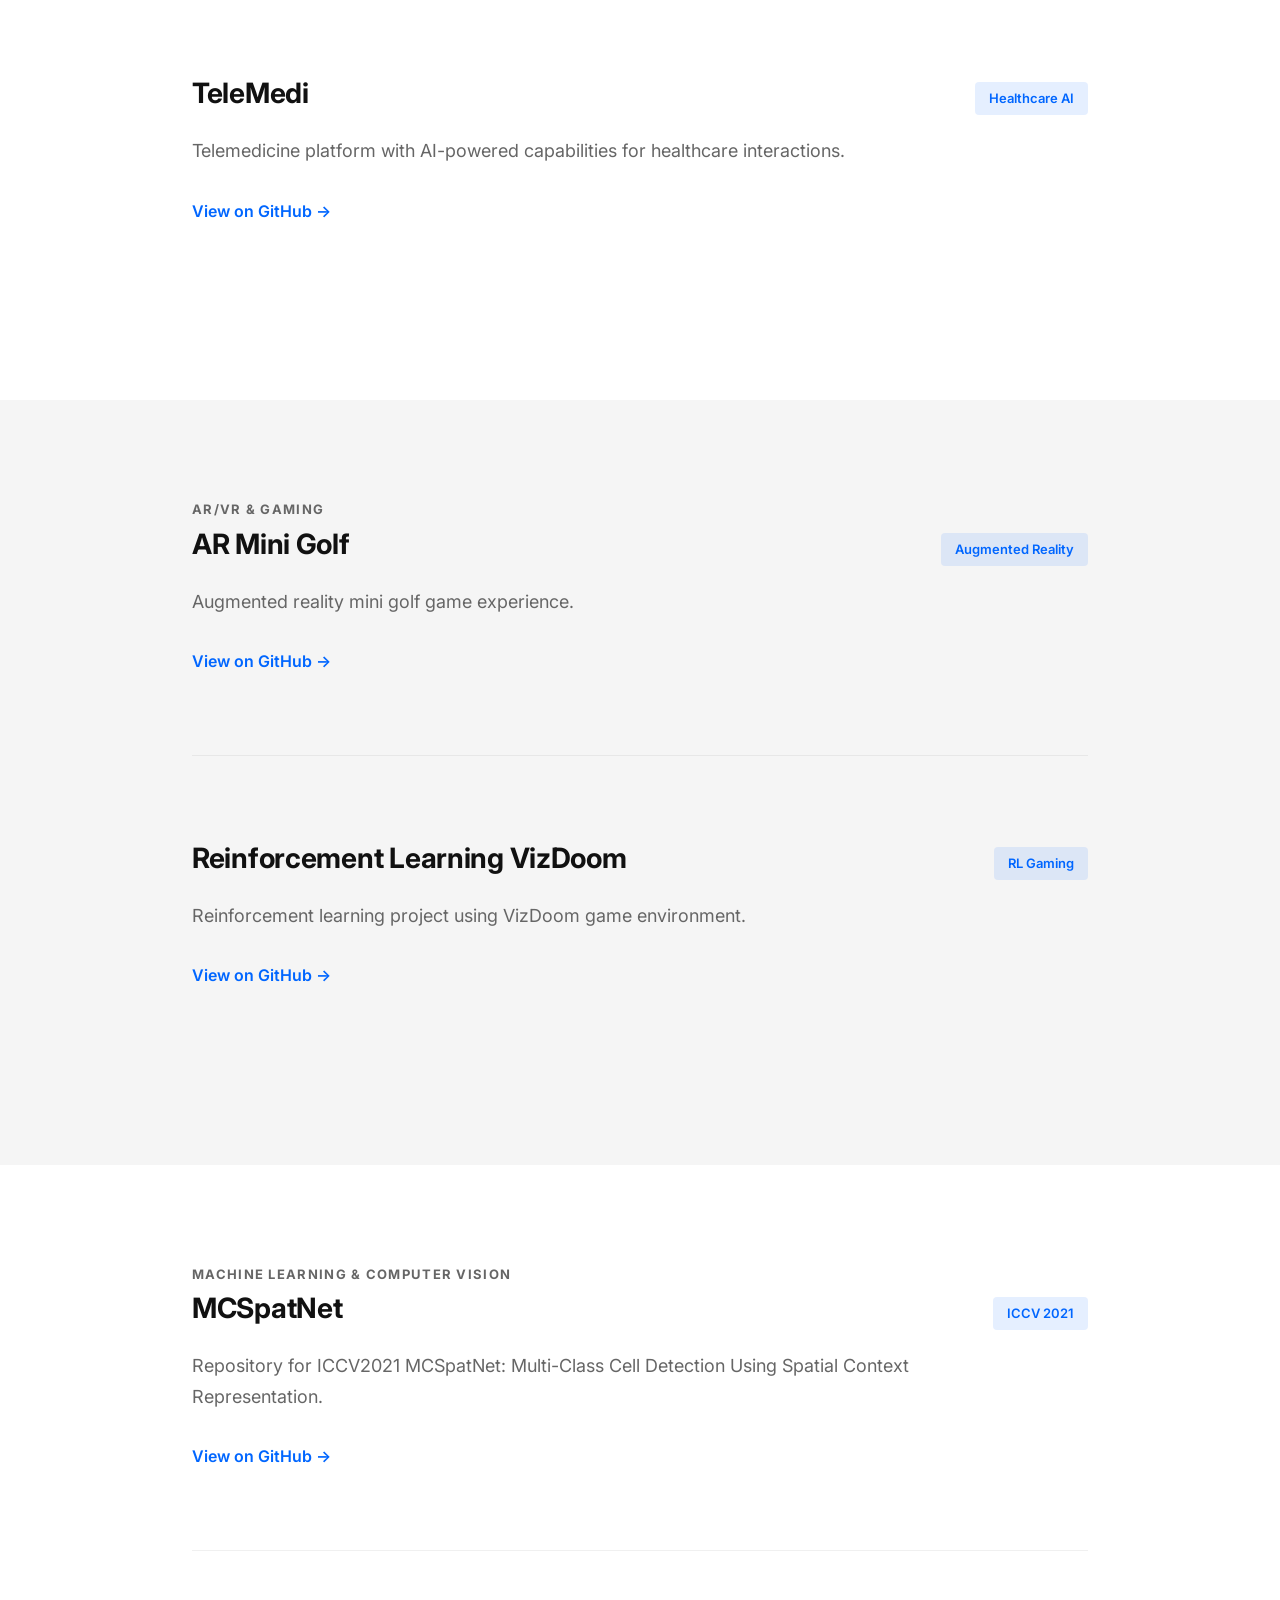
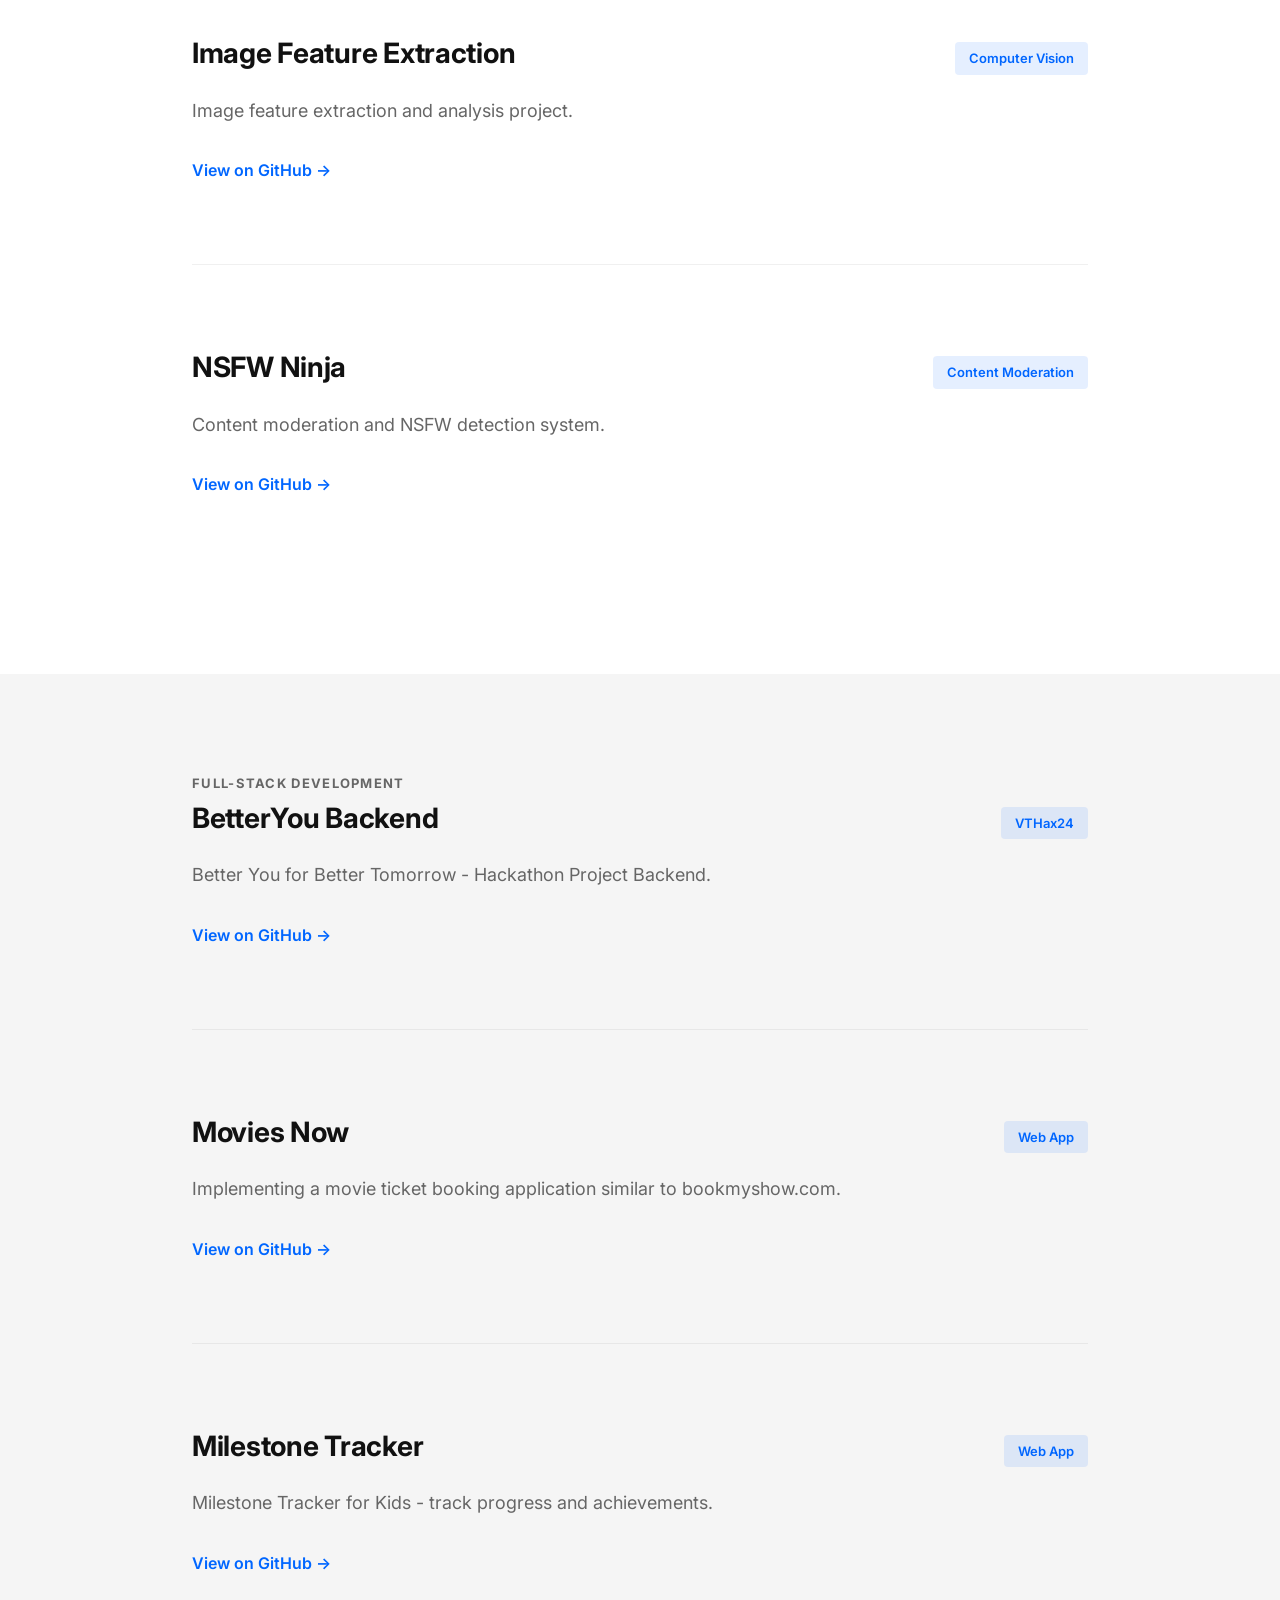
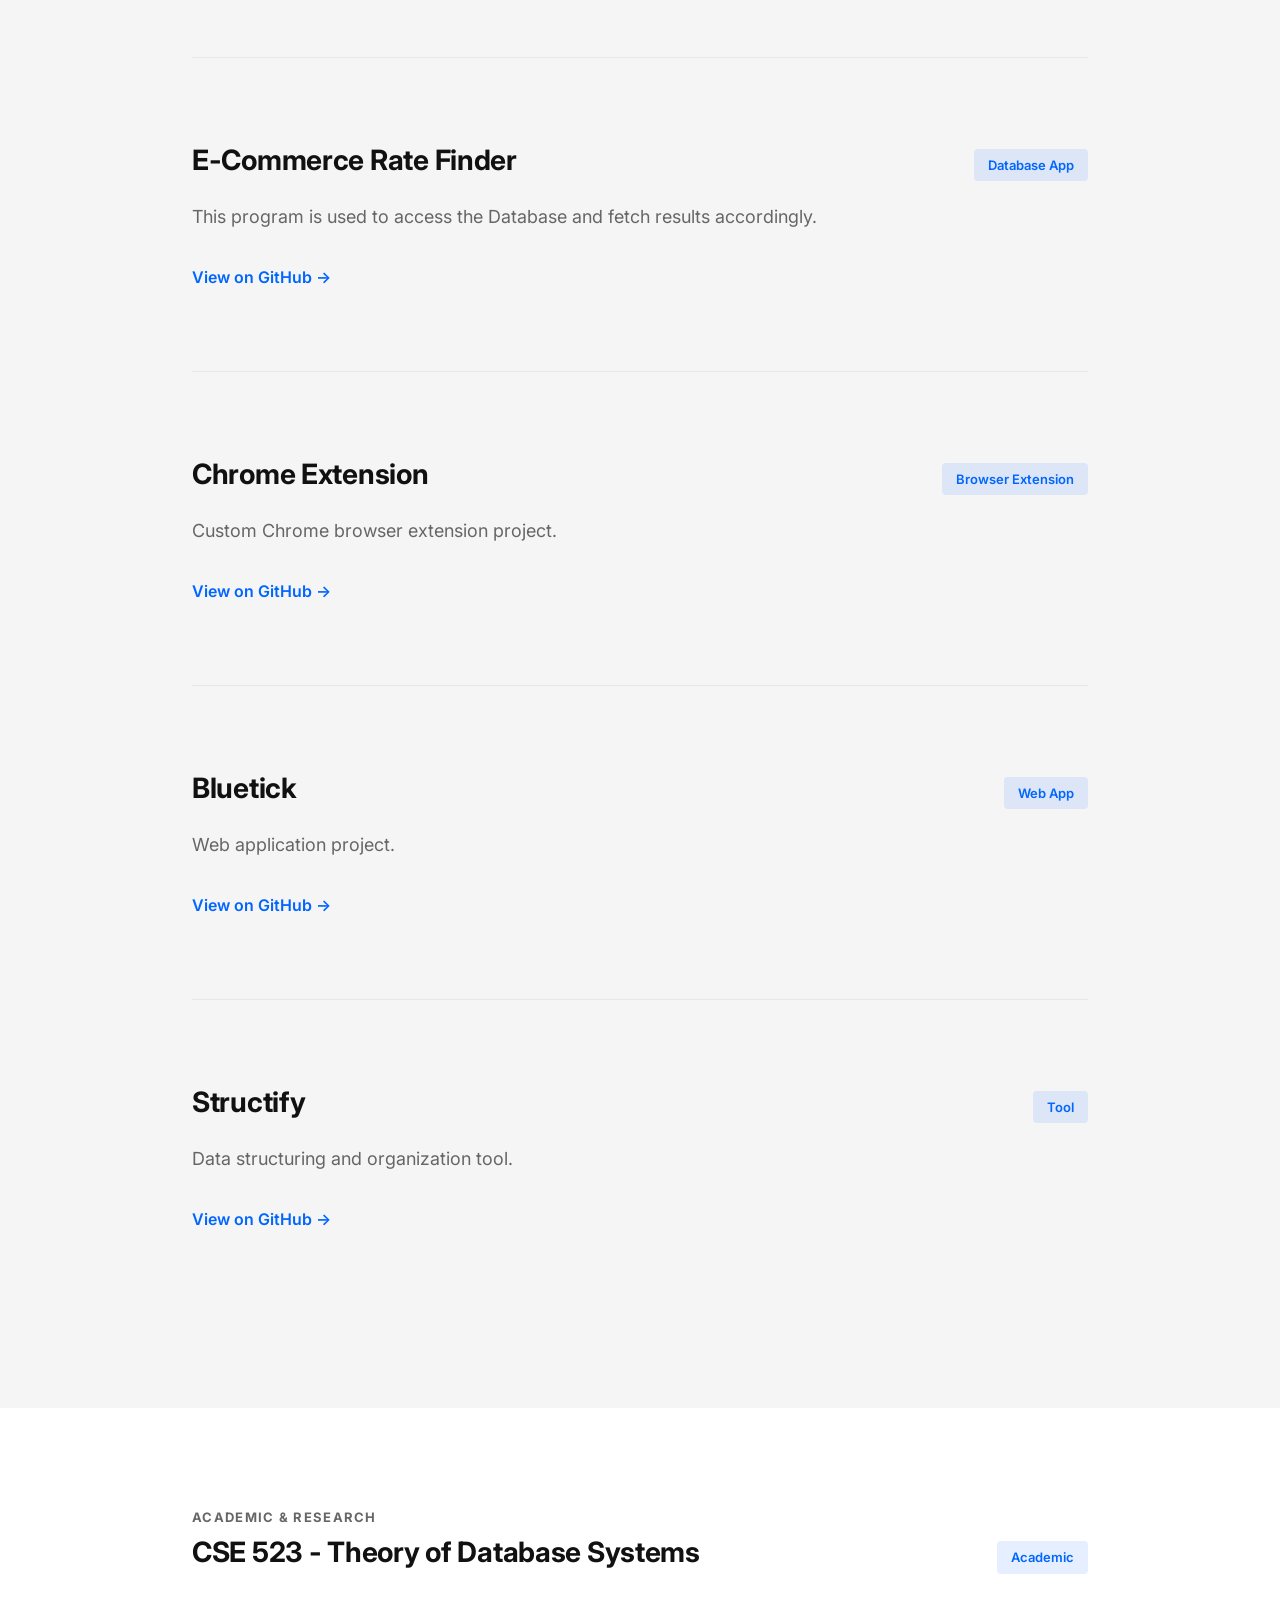
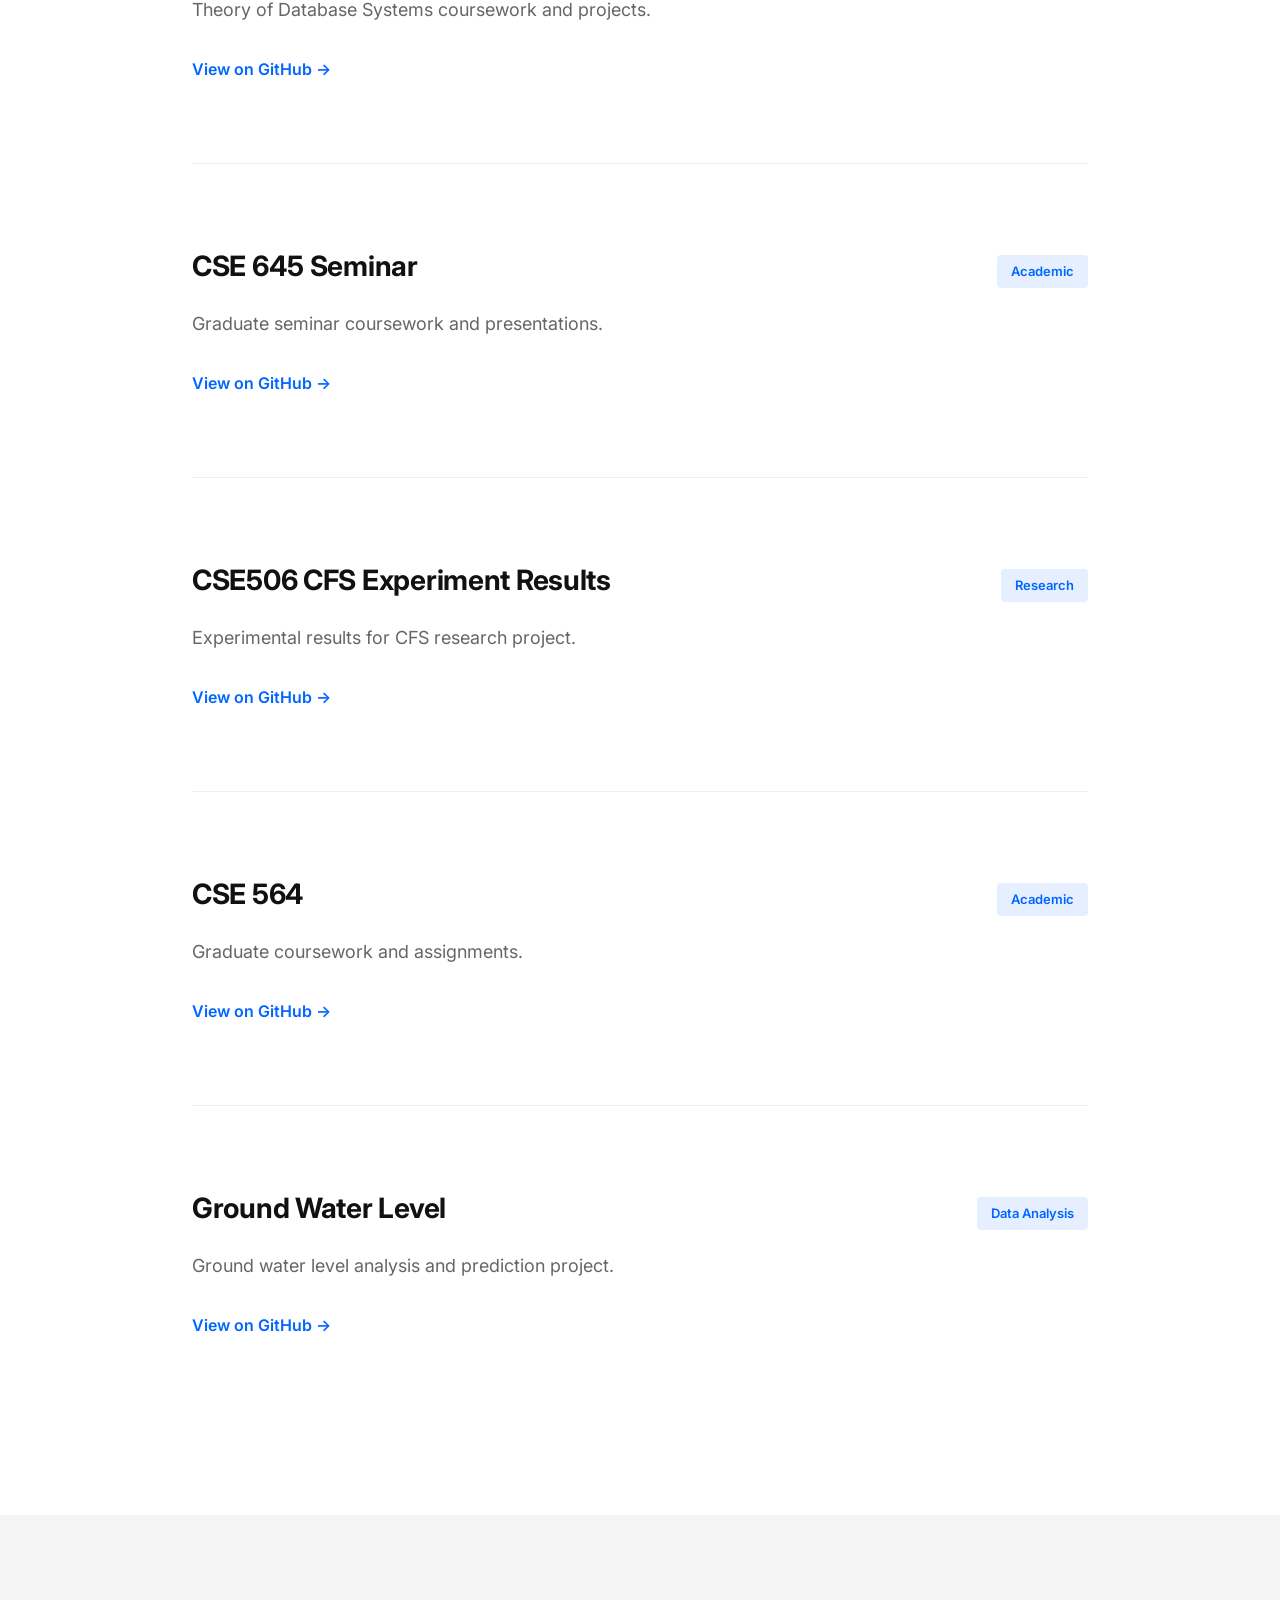
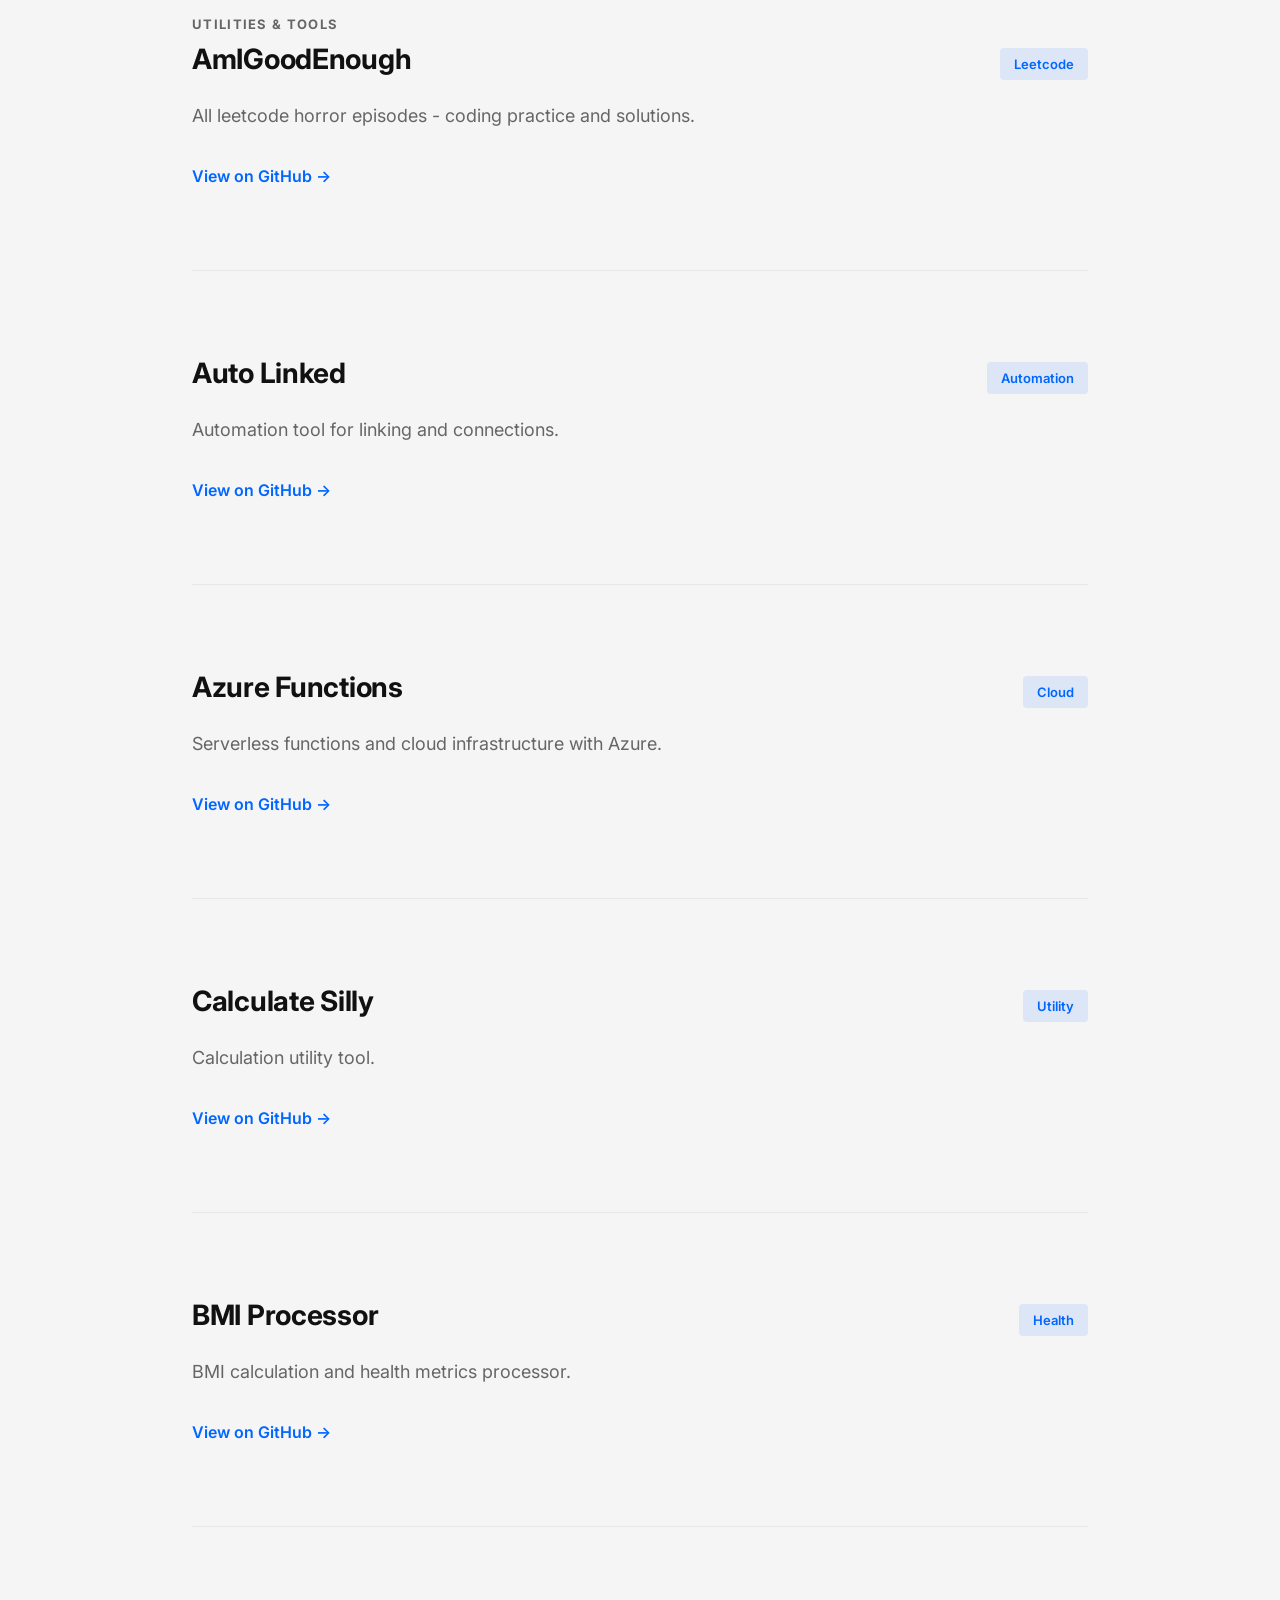
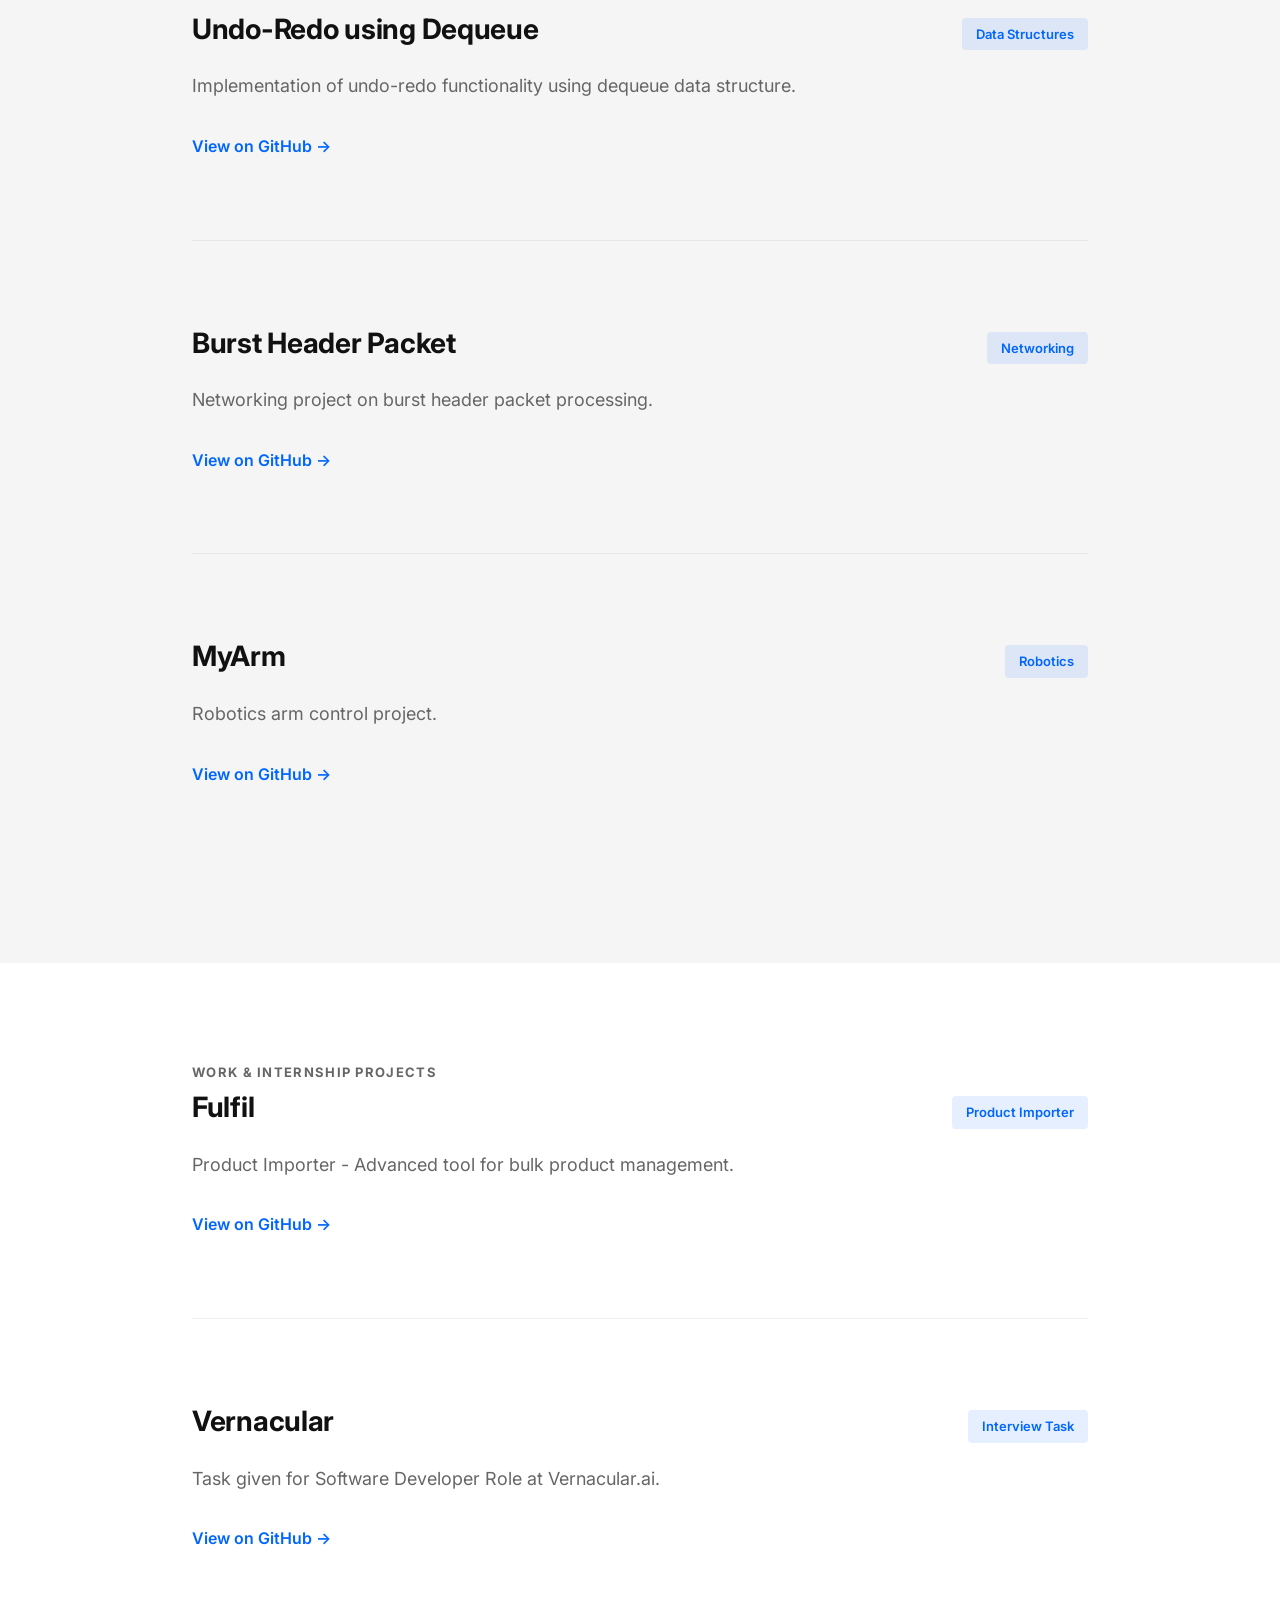
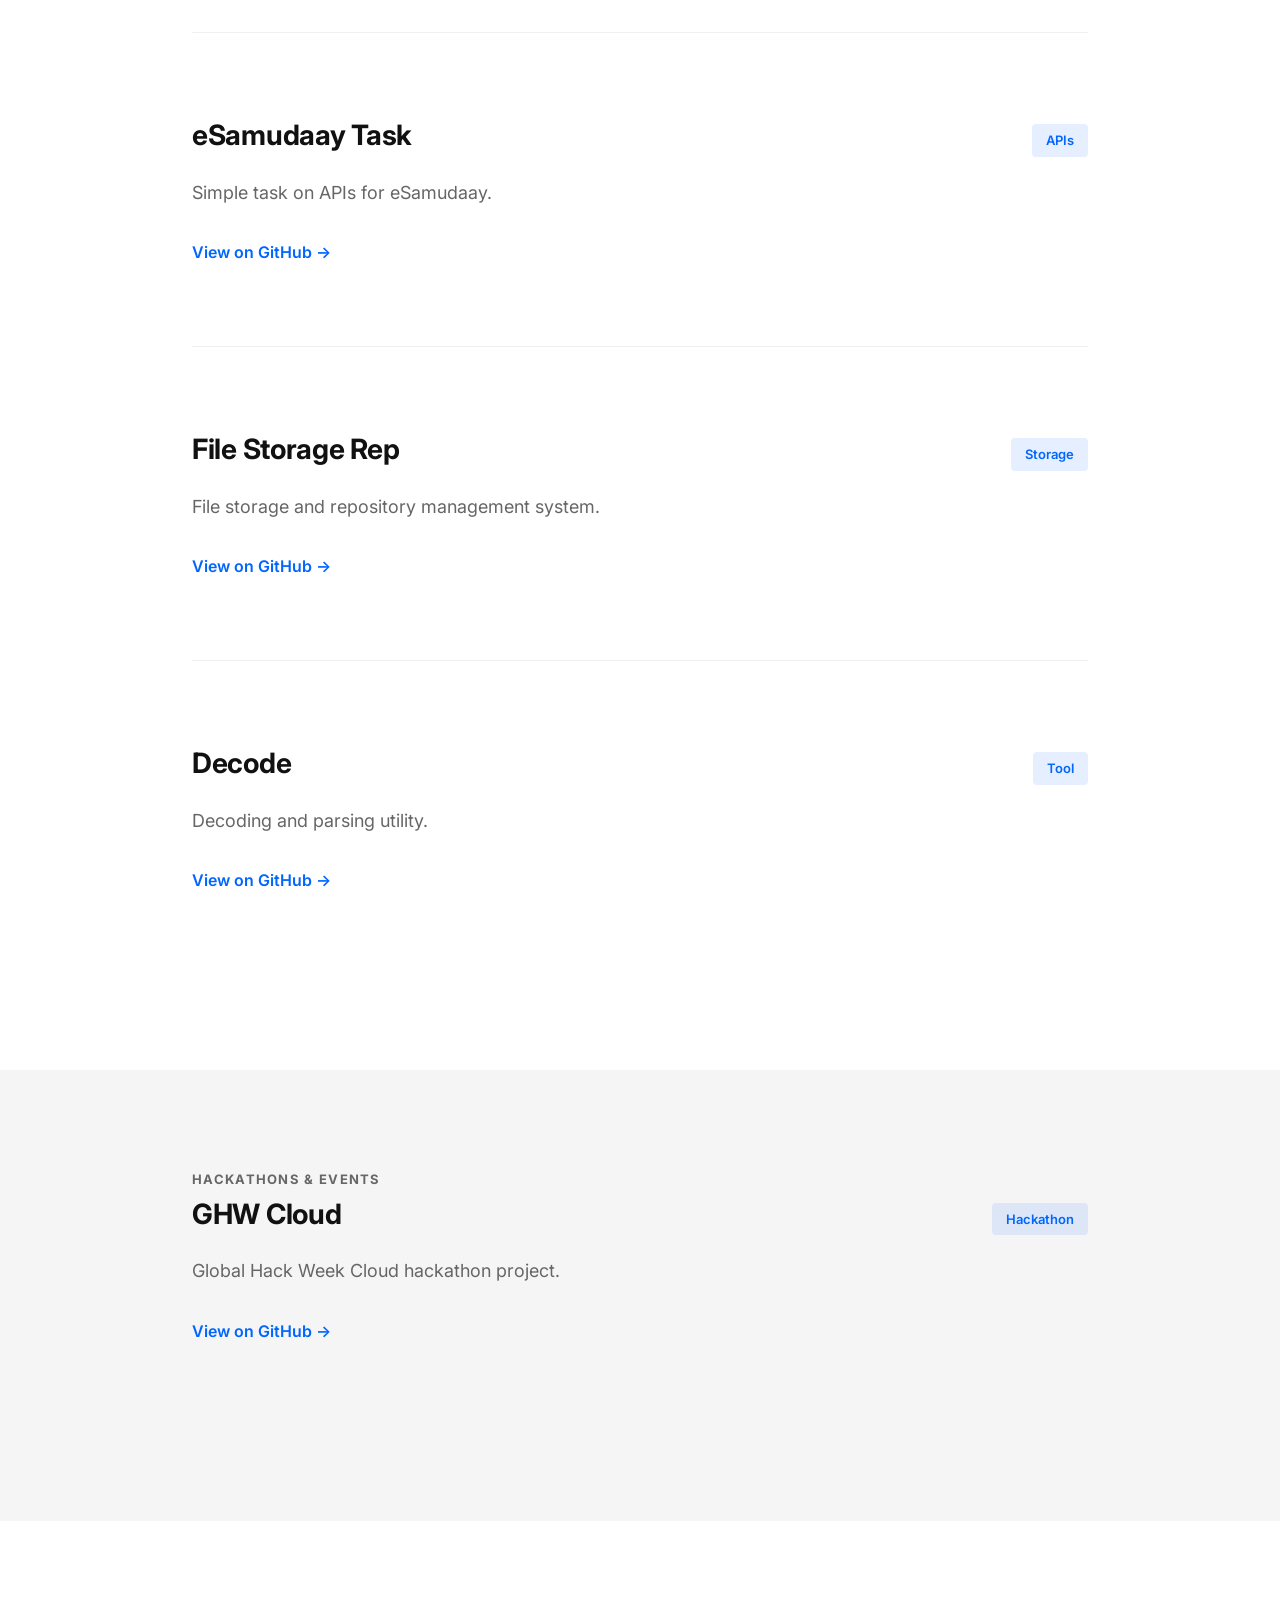
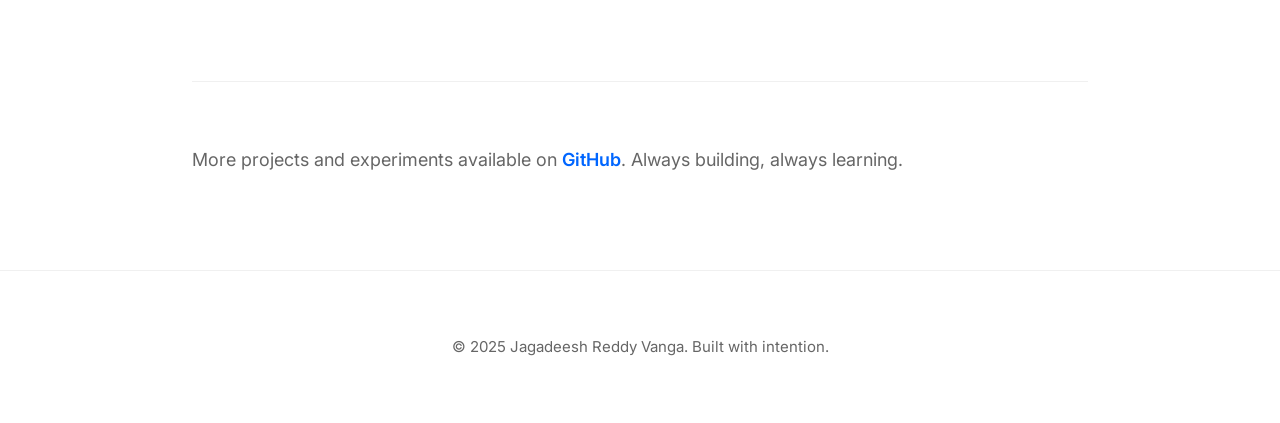
<file: projects.html>
<!DOCTYPE html>
<html lang="en">
<head>
<meta charset="UTF-8">
<meta name="viewport" content="width=device-width, initial-scale=1.0">
<title>All Projects - Jagadeesh Reddy Vanga</title>
<link rel="preconnect" href="https://fonts.googleapis.com">
<link rel="preconnect" href="https://fonts.gstatic.com" crossorigin>
<link href="https://fonts.googleapis.com/css2?family=Inter:wght@400;600;700&display=swap" rel="stylesheet">
<link rel="stylesheet" href="styles.css">
</head>
<body>

<nav class="nav">
<div class="container">
<a href="index.html" class="nav-name">Jagadeesh Reddy Vanga</a>
<div class="nav-links">
<a href="index.html#about">About</a>
<a href="index.html#work">Work</a>
<a href="index.html#experience">Experience</a>
<a href="index.html#contact">Contact</a>
</div>
</div>
</nav>

<section class="hero">
<div class="container">
<h1 class="hero-title">All Projects</h1>
<p class="hero-subtitle">A complete collection of production systems, research projects, and experiments.</p>
</div>
</section>

<section class="section">
<div class="container">
<span class="section-label">Featured Projects</span>

<div class="project">
<div class="project-header">
<h3>Semantic Product Search Engine with Vector-Based Retrieval</h3>
<span class="project-tag">Production ML</span>
</div>
<p class="project-description">Semantic Product Search Engine with Vector-Based Retrieval for enterprise e-commerce platforms.</p>
<a href="https://github.com/jagadeesh-r1/Semantic-Product-Search-Engine-with-Vector-Based-Retrieval" class="project-link">View on GitHub →</a>
</div>

<div class="project">
<div class="project-header">
<h3>DataPulse</h3>
<span class="project-tag">Analytics Platform</span>
</div>
<p class="project-description">AI-powered data analytics platform combining data pipelines with intelligent insights.</p>
<a href="https://github.com/jagadeesh-r1/DataPulse-Backed" class="project-link">View Backend →</a>
<a href="https://github.com/jagadeesh-r1/DataPulse-Fronted-" class="project-link">View Frontend →</a>
</div>

<div class="project">
<div class="project-header">
<h3>AI Interview Agent</h3>
<span class="project-tag">Multimodal AI</span>
</div>
<p class="project-description">A POC for an AI Interview Agent to simulate an interview session. The agent is preloaded one company job post and candidate resume. It can go through a dialog with the candidates on a set of questions.</p>
<a href="https://github.com/jagadeesh-r1/ai-interview-agent" class="project-link">View Backend →</a>
<a href="https://github.com/jagadeesh-r1/ai-interview-agent-frontend" class="project-link">View Frontend →</a>
</div>

<div class="project">
<div class="project-header">
<h3>TeleMedi</h3>
<span class="project-tag">Healthcare AI</span>
</div>
<p class="project-description">Telemedicine platform with AI-powered capabilities for healthcare interactions.</p>
<a href="https://github.com/jagadeesh-r1/telemedi" class="project-link">View on GitHub →</a>
</div>

</div>
</section>

<section class="section section-alt">
<div class="container">
<span class="section-label">AR/VR & Gaming</span>

<div class="project">
<div class="project-header">
<h3>AR Mini Golf</h3>
<span class="project-tag">Augmented Reality</span>
</div>
<p class="project-description">Augmented reality mini golf game experience.</p>
<a href="https://github.com/jagadeesh-r1/AR-Mini-Golf" class="project-link">View on GitHub →</a>
</div>

<div class="project">
<div class="project-header">
<h3>Reinforcement Learning VizDoom</h3>
<span class="project-tag">RL Gaming</span>
</div>
<p class="project-description">Reinforcement learning project using VizDoom game environment.</p>
<a href="https://github.com/jagadeesh-r1/reinforcement-learning-VizDoom" class="project-link">View on GitHub →</a>
</div>

</div>
</section>

<section class="section">
<div class="container">
<span class="section-label">Machine Learning & Computer Vision</span>

<div class="project">
<div class="project-header">
<h3>MCSpatNet</h3>
<span class="project-tag">ICCV 2021</span>
</div>
<p class="project-description">Repository for ICCV2021 MCSpatNet: Multi-Class Cell Detection Using Spatial Context Representation.</p>
<a href="https://github.com/jagadeesh-r1/MCSpatNet" class="project-link">View on GitHub →</a>
</div>

<div class="project">
<div class="project-header">
<h3>Image Feature Extraction</h3>
<span class="project-tag">Computer Vision</span>
</div>
<p class="project-description">Image feature extraction and analysis project.</p>
<a href="https://github.com/jagadeesh-r1/image-feature-extraction" class="project-link">View on GitHub →</a>
</div>

<div class="project">
<div class="project-header">
<h3>NSFW Ninja</h3>
<span class="project-tag">Content Moderation</span>
</div>
<p class="project-description">Content moderation and NSFW detection system.</p>
<a href="https://github.com/jagadeesh-r1/NSFW-Ninja" class="project-link">View on GitHub →</a>
</div>

</div>
</section>

<section class="section section-alt">
<div class="container">
<span class="section-label">Full-Stack Development</span>

<div class="project">
<div class="project-header">
<h3>BetterYou Backend</h3>
<span class="project-tag">VTHax24</span>
</div>
<p class="project-description">Better You for Better Tomorrow - Hackathon Project Backend.</p>
<a href="https://github.com/jagadeesh-r1/BetterYou-Backend-VTHax24" class="project-link">View on GitHub →</a>
</div>

<div class="project">
<div class="project-header">
<h3>Movies Now</h3>
<span class="project-tag">Web App</span>
</div>
<p class="project-description">Implementing a movie ticket booking application similar to bookmyshow.com.</p>
<a href="https://github.com/jagadeesh-r1/movies_now" class="project-link">View on GitHub →</a>
</div>

<div class="project">
<div class="project-header">
<h3>Milestone Tracker</h3>
<span class="project-tag">Web App</span>
</div>
<p class="project-description">Milestone Tracker for Kids - track progress and achievements.</p>
<a href="https://github.com/jagadeesh-r1/milestone_tracker" class="project-link">View on GitHub →</a>
</div>

<div class="project">
<div class="project-header">
<h3>E-Commerce Rate Finder</h3>
<span class="project-tag">Database App</span>
</div>
<p class="project-description">This program is used to access the Database and fetch results accordingly.</p>
<a href="https://github.com/jagadeesh-r1/e-commerce-rate-finder" class="project-link">View on GitHub →</a>
</div>

<div class="project">
<div class="project-header">
<h3>Chrome Extension</h3>
<span class="project-tag">Browser Extension</span>
</div>
<p class="project-description">Custom Chrome browser extension project.</p>
<a href="https://github.com/jagadeesh-r1/chrome-extension" class="project-link">View on GitHub →</a>
</div>

<div class="project">
<div class="project-header">
<h3>Bluetick</h3>
<span class="project-tag">Web App</span>
</div>
<p class="project-description">Web application project.</p>
<a href="https://github.com/jagadeesh-r1/bluetick" class="project-link">View on GitHub →</a>
</div>

<div class="project">
<div class="project-header">
<h3>Structify</h3>
<span class="project-tag">Tool</span>
</div>
<p class="project-description">Data structuring and organization tool.</p>
<a href="https://github.com/jagadeesh-r1/structify" class="project-link">View on GitHub →</a>
</div>

</div>
</section>

<section class="section">
<div class="container">
<span class="section-label">Academic & Research</span>

<div class="project">
<div class="project-header">
<h3>CSE 523 - Theory of Database Systems</h3>
<span class="project-tag">Academic</span>
</div>
<p class="project-description">Theory of Database Systems coursework and projects.</p>
<a href="https://github.com/jagadeesh-r1/CSE-523-TODS" class="project-link">View on GitHub →</a>
</div>

<div class="project">
<div class="project-header">
<h3>CSE 645 Seminar</h3>
<span class="project-tag">Academic</span>
</div>
<p class="project-description">Graduate seminar coursework and presentations.</p>
<a href="https://github.com/jagadeesh-r1/cse-645-seminar" class="project-link">View on GitHub →</a>
</div>

<div class="project">
<div class="project-header">
<h3>CSE506 CFS Experiment Results</h3>
<span class="project-tag">Research</span>
</div>
<p class="project-description">Experimental results for CFS research project.</p>
<a href="https://github.com/jagadeesh-r1/CSE506-CFS-Experiment-Results" class="project-link">View on GitHub →</a>
</div>

<div class="project">
<div class="project-header">
<h3>CSE 564</h3>
<span class="project-tag">Academic</span>
</div>
<p class="project-description">Graduate coursework and assignments.</p>
<a href="https://github.com/jagadeesh-r1/cse564" class="project-link">View on GitHub →</a>
</div>

<div class="project">
<div class="project-header">
<h3>Ground Water Level</h3>
<span class="project-tag">Data Analysis</span>
</div>
<p class="project-description">Ground water level analysis and prediction project.</p>
<a href="https://github.com/jagadeesh-r1/ground_water_level" class="project-link">View on GitHub →</a>
</div>

</div>
</section>

<section class="section section-alt">
<div class="container">
<span class="section-label">Utilities & Tools</span>

<div class="project">
<div class="project-header">
<h3>AmIGoodEnough</h3>
<span class="project-tag">Leetcode</span>
</div>
<p class="project-description">All leetcode horror episodes - coding practice and solutions.</p>
<a href="https://github.com/jagadeesh-r1/AmIGoodEnough" class="project-link">View on GitHub →</a>
</div>

<div class="project">
<div class="project-header">
<h3>Auto Linked</h3>
<span class="project-tag">Automation</span>
</div>
<p class="project-description">Automation tool for linking and connections.</p>
<a href="https://github.com/jagadeesh-r1/auto_linked" class="project-link">View on GitHub →</a>
</div>

<div class="project">
<div class="project-header">
<h3>Azure Functions</h3>
<span class="project-tag">Cloud</span>
</div>
<p class="project-description">Serverless functions and cloud infrastructure with Azure.</p>
<a href="https://github.com/jagadeesh-r1/azure_functions" class="project-link">View on GitHub →</a>
</div>

<div class="project">
<div class="project-header">
<h3>Calculate Silly</h3>
<span class="project-tag">Utility</span>
</div>
<p class="project-description">Calculation utility tool.</p>
<a href="https://github.com/jagadeesh-r1/calculate_silly" class="project-link">View on GitHub →</a>
</div>

<div class="project">
<div class="project-header">
<h3>BMI Processor</h3>
<span class="project-tag">Health</span>
</div>
<p class="project-description">BMI calculation and health metrics processor.</p>
<a href="https://github.com/jagadeesh-r1/BMI-Processor" class="project-link">View on GitHub →</a>
</div>

<div class="project">
<div class="project-header">
<h3>Undo-Redo using Dequeue</h3>
<span class="project-tag">Data Structures</span>
</div>
<p class="project-description">Implementation of undo-redo functionality using dequeue data structure.</p>
<a href="https://github.com/jagadeesh-r1/Undo-Redo-using-Dequeue" class="project-link">View on GitHub →</a>
</div>

<div class="project">
<div class="project-header">
<h3>Burst Header Packet</h3>
<span class="project-tag">Networking</span>
</div>
<p class="project-description">Networking project on burst header packet processing.</p>
<a href="https://github.com/jagadeesh-r1/Burst-Header-Packet" class="project-link">View on GitHub →</a>
</div>

<div class="project">
<div class="project-header">
<h3>MyArm</h3>
<span class="project-tag">Robotics</span>
</div>
<p class="project-description">Robotics arm control project.</p>
<a href="https://github.com/jagadeesh-r1/myArm" class="project-link">View on GitHub →</a>
</div>

</div>
</section>

<section class="section">
<div class="container">
<span class="section-label">Work & Internship Projects</span>

<div class="project">
<div class="project-header">
<h3>Fulfil</h3>
<span class="project-tag">Product Importer</span>
</div>
<p class="project-description">Product Importer - Advanced tool for bulk product management.</p>
<a href="https://github.com/jagadeesh-r1/fulfil" class="project-link">View on GitHub →</a>
</div>

<div class="project">
<div class="project-header">
<h3>Vernacular</h3>
<span class="project-tag">Interview Task</span>
</div>
<p class="project-description">Task given for Software Developer Role at Vernacular.ai.</p>
<a href="https://github.com/jagadeesh-r1/vernacular" class="project-link">View on GitHub →</a>
</div>

<div class="project">
<div class="project-header">
<h3>eSamudaay Task</h3>
<span class="project-tag">APIs</span>
</div>
<p class="project-description">Simple task on APIs for eSamudaay.</p>
<a href="https://github.com/jagadeesh-r1/eSamudaay_task" class="project-link">View on GitHub →</a>
</div>

<div class="project">
<div class="project-header">
<h3>File Storage Rep</h3>
<span class="project-tag">Storage</span>
</div>
<p class="project-description">File storage and repository management system.</p>
<a href="https://github.com/jagadeesh-r1/file_storage_rep" class="project-link">View on GitHub →</a>
</div>

<div class="project">
<div class="project-header">
<h3>Decode</h3>
<span class="project-tag">Tool</span>
</div>
<p class="project-description">Decoding and parsing utility.</p>
<a href="https://github.com/jagadeesh-r1/decode" class="project-link">View on GitHub →</a>
</div>

</div>
</section>

<section class="section section-alt">
<div class="container">
<span class="section-label">Hackathons & Events</span>

<div class="project">
<div class="project-header">
<h3>GHW Cloud</h3>
<span class="project-tag">Hackathon</span>
</div>
<p class="project-description">Global Hack Week Cloud hackathon project.</p>
<a href="https://github.com/jagadeesh-r1/ghw-cloud" class="project-link">View on GitHub →</a>
</div>

</div>
</section>

<section class="section">
<div class="container">
<div class="more-work">
<p>More projects and experiments available on <a href="https://github.com/jagadeesh-r1" target="_blank">GitHub</a>. Always building, always learning.</p>
</div>
</div>
</section>

<footer class="footer">
<div class="container">
<p>&copy; 2025 Jagadeesh Reddy Vanga. Built with intention.</p>
</div>
</footer>

</body>
</html>
</file>
<file: styles.css>
* {margin: 0; padding: 0; box-sizing: border-box;}
:root {--black: #111111; --white: #ffffff; --gray: #666666; --blue: #0066ff; --light-gray: #f5f5f5;}
html {font-size: 16px; scroll-behavior: smooth;}
body {font-family: 'Inter', -apple-system, BlinkMacSystemFont, 'Segoe UI', Roboto, sans-serif; color: var(--black); background: var(--white); line-height: 1.6; font-weight: 400; -webkit-font-smoothing: antialiased;}
.container {max-width: 960px; margin: 0 auto; padding: 0 32px;}
.nav {position: fixed; top: 0; width: 100%; background: rgba(255, 255, 255, 0.95); backdrop-filter: blur(8px); border-bottom: 1px solid rgba(0, 0, 0, 0.06); z-index: 1000;}
.nav .container {display: flex; justify-content: space-between; align-items: center; height: 72px;}
.nav-name {font-weight: 600; font-size: 17px; color: var(--black); text-decoration: none; transition: color 0.2s ease;}
.nav-name:hover {color: var(--blue);}
.nav-links {display: flex; gap: 32px;}
.nav-links a {font-size: 15px; color: var(--gray); text-decoration: none; transition: color 0.2s ease;}
.nav-links a:hover {color: var(--black);}
.hero {padding: 160px 0 120px;}
.hero-title {font-size: clamp(40px, 6vw, 56px); font-weight: 700; line-height: 1.2; margin-bottom: 24px; letter-spacing: -0.02em;}
.hero-subtitle {font-size: 20px; color: var(--gray); line-height: 1.6; margin-bottom: 32px; max-width: 640px;}
.social-links {display: flex; gap: 16px; margin-bottom: 32px;}
.social-icon {display: inline-flex; align-items: center; justify-content: center; width: 40px; height: 40px; color: var(--gray); text-decoration: none; border: 1px solid rgba(0, 0, 0, 0.1); border-radius: 8px; transition: all 0.2s ease;}
.social-icon:hover {color: var(--blue); border-color: var(--blue); background: rgba(0, 102, 255, 0.04); transform: translateY(-2px);}
.social-icon svg {width: 20px; height: 20px;}
.cta {display: inline-block; padding: 14px 32px; background: var(--blue); color: var(--white); text-decoration: none; border-radius: 6px; font-weight: 600; font-size: 16px; transition: all 0.2s ease;}
.cta:hover {background: #0052cc; transform: translateY(-2px);}
.section {padding: 96px 0;}
.section-alt {background: var(--light-gray);}
.section-label {font-size: 13px; font-weight: 700; text-transform: uppercase; letter-spacing: 0.1em; color: var(--gray); margin-bottom: 48px;}
.about-content {margin-bottom: 64px;}
.about-large {font-size: 28px; font-weight: 600; line-height: 1.4; margin-bottom: 32px; max-width: 720px; letter-spacing: -0.01em;}
.about-content p {font-size: 18px; line-height: 1.7; color: var(--gray); margin-bottom: 24px; max-width: 680px;}
.values {display: grid; grid-template-columns: repeat(auto-fit, minmax(280px, 1fr)); gap: 48px; margin-top: 64px;}
.value h3 {font-size: 18px; font-weight: 600; margin-bottom: 12px; color: var(--black);}
.value p {font-size: 16px; line-height: 1.6; color: var(--gray);}
.project {margin-bottom: 80px; padding-bottom: 80px; border-bottom: 1px solid rgba(0, 0, 0, 0.06);}
.project:last-of-type {border-bottom: none; padding-bottom: 0;}
.project-header {display: flex; justify-content: space-between; align-items: baseline; margin-bottom: 20px; gap: 16px; flex-wrap: wrap;}
.project-header h3 {font-size: 28px; font-weight: 700; letter-spacing: -0.01em;}
.project-tag {display: inline-block; padding: 6px 14px; background: rgba(0, 102, 255, 0.1); color: var(--blue); border-radius: 4px; font-size: 13px; font-weight: 600;}
.project-description {font-size: 18px; line-height: 1.7; color: var(--gray); margin-bottom: 32px; max-width: 720px;}
.project-details {display: grid; gap: 32px; margin-top: 40px; margin-bottom: 32px;}
.detail-label {display: block; font-size: 13px; font-weight: 700; text-transform: uppercase; letter-spacing: 0.1em; color: var(--gray); margin-bottom: 12px;}
.detail p {font-size: 16px; line-height: 1.7; color: var(--gray); max-width: 680px;}
.project-link {display: inline-flex; align-items: center; font-size: 16px; font-weight: 600; color: var(--blue); text-decoration: none; transition: gap 0.2s ease; gap: 8px;}
.project-link:hover {gap: 12px;}
.more-work {margin-top: 64px; padding-top: 64px; border-top: 1px solid rgba(0, 0, 0, 0.06);}
.more-work p {font-size: 18px; color: var(--gray);}
.more-work a {color: var(--blue); text-decoration: none; font-weight: 600;}
.more-work a:hover {text-decoration: underline;}
.timeline {max-width: 720px;}
.timeline-item {display: grid; grid-template-columns: 160px 1fr; gap: 48px; margin-bottom: 48px; padding-bottom: 48px; border-bottom: 1px solid rgba(0, 0, 0, 0.06);}
.timeline-item:last-child {border-bottom: none; padding-bottom: 0;}
.timeline-date {font-size: 15px; color: var(--gray); padding-top: 2px;}
.timeline-content h3 {font-size: 20px; font-weight: 600; margin-bottom: 8px;}
.timeline-org {font-size: 16px; color: var(--blue); font-weight: 600; margin-bottom: 12px;}
.timeline-content p {font-size: 16px; line-height: 1.7; color: var(--gray);}
.experience-note {margin-top: 48px; font-size: 16px;}
.experience-note a {color: var(--blue); text-decoration: none; font-weight: 600;}
.experience-note a:hover {text-decoration: underline;}
.focus-content {max-width: 720px;}
.focus-content p {font-size: 18px; line-height: 1.7; color: var(--gray); margin-bottom: 24px;}
.contact-content {max-width: 720px;}
.contact-methods {display: grid; gap: 32px; margin: 48px 0;}
.contact-method {display: grid; grid-template-columns: 120px 1fr; gap: 24px; text-decoration: none; transition: transform 0.2s ease;}
.contact-method:hover {transform: translateX(4px);}
.contact-label {font-size: 15px; color: var(--gray);}
.contact-value {font-size: 17px; font-weight: 600; color: var(--black);}
.contact-method:hover .contact-value {color: var(--blue);}
.location {font-size: 16px; color: var(--gray); margin-top: 48px; padding-top: 48px; border-top: 1px solid rgba(0, 0, 0, 0.06);}
.footer {padding: 64px 0; border-top: 1px solid rgba(0, 0, 0, 0.06);}
.footer p {font-size: 15px; color: var(--gray); text-align: center;}
@media (max-width: 768px) {
  .container {padding: 0 24px;}
  .nav .container {height: 64px;}
  .nav-links {display: none;}
  .hero {padding: 120px 0 80px;}
  .hero-title {font-size: 36px;}
  .hero-subtitle {font-size: 18px;}
  .section {padding: 64px 0;}
  .about-large {font-size: 24px;}
  .values {grid-template-columns: 1fr; gap: 32px;}
  .project {margin-bottom: 56px; padding-bottom: 56px;}
  .project-header h3 {font-size: 24px;}
  .timeline-item {grid-template-columns: 1fr; gap: 16px;}
  .timeline-date {font-size: 14px;}
  .contact-method {grid-template-columns: 1fr; gap: 8px;}
}

/* Hero with Photo */
.hero-wrapper {display: grid; grid-template-columns: 180px 1fr; gap: 48px; align-items: center;}
.hero-photo {width: 180px; height: 180px; border-radius: 50%; overflow: hidden; border: 3px solid var(--blue);}
.profile-img {width: 100%; height: 100%; object-fit: cover; display: block;}
.hero-text {max-width: 720px;}

@media (max-width: 768px) {
  .hero-wrapper {grid-template-columns: 1fr; gap: 32px; text-align: center;}
  .hero-photo {margin: 0 auto;}
  .hero-text {text-align: center;}
  .cta {display: block; text-align: center;}
}
</file>
